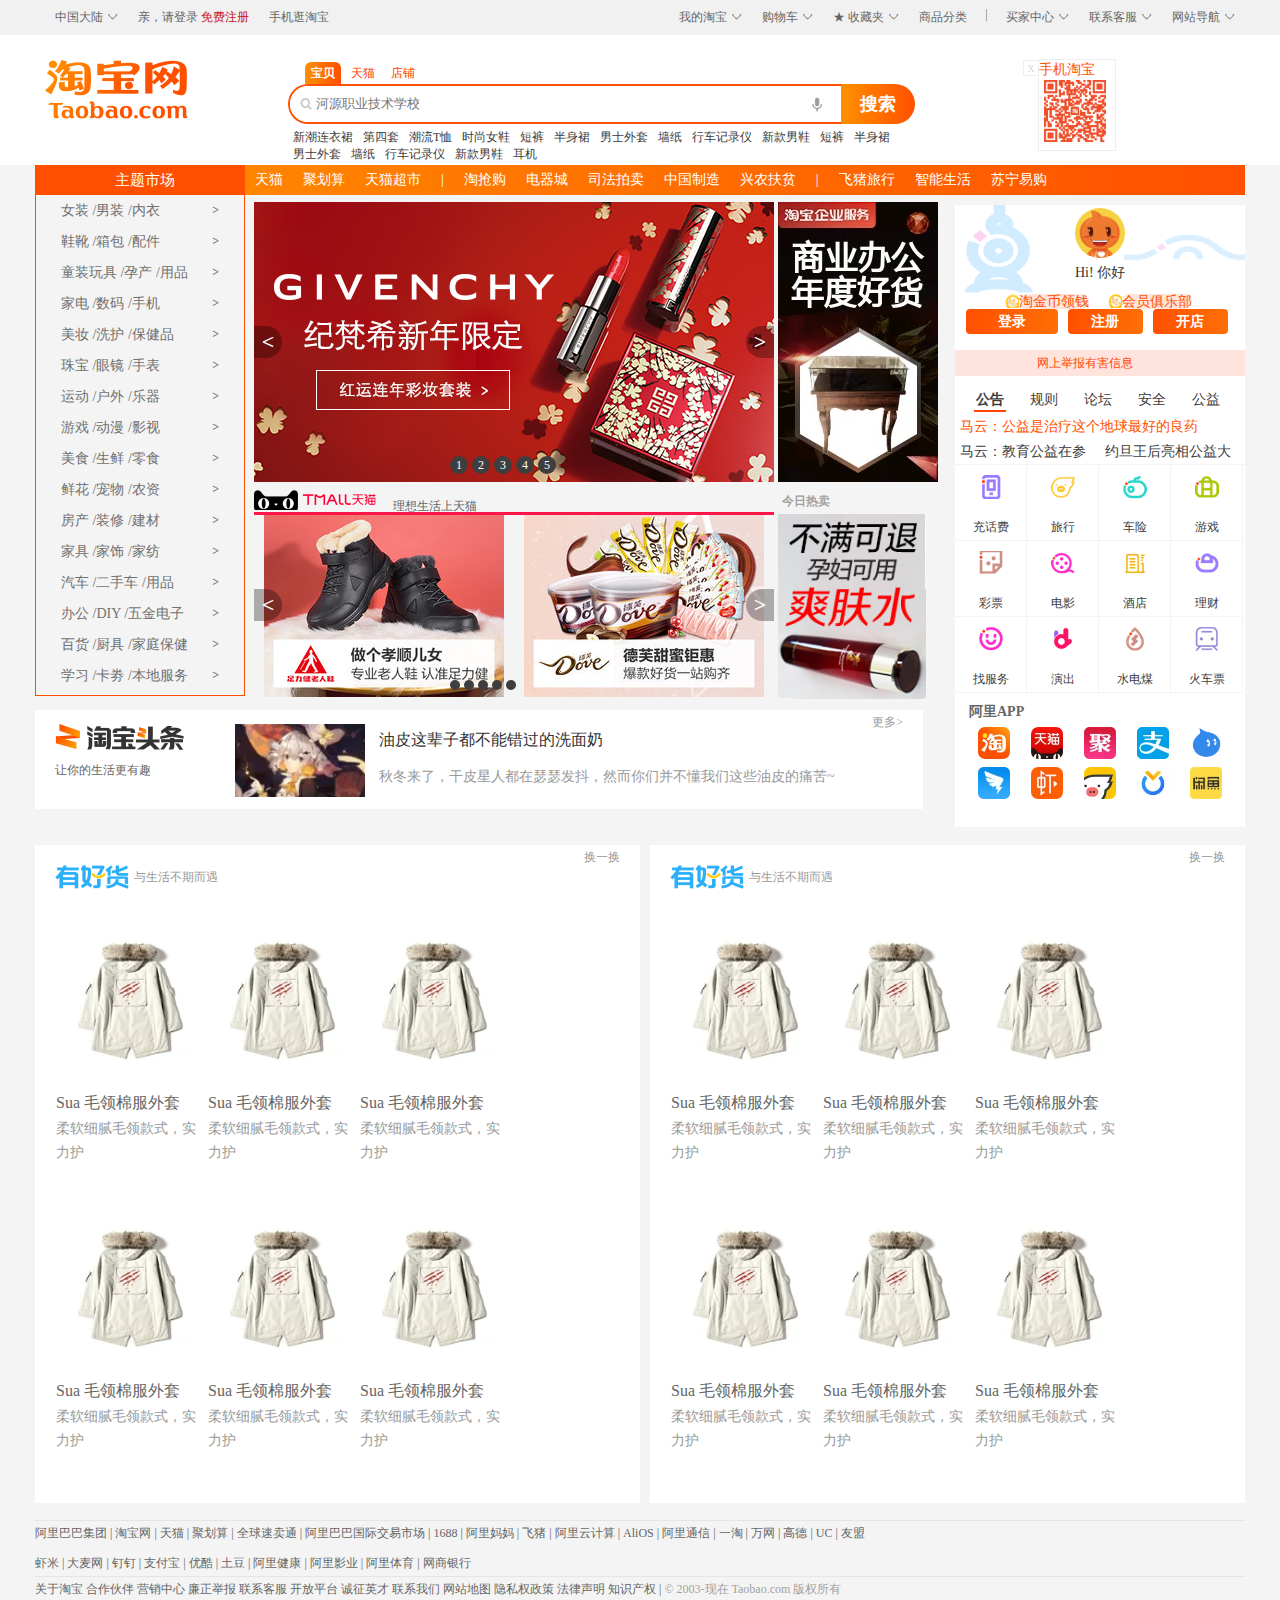
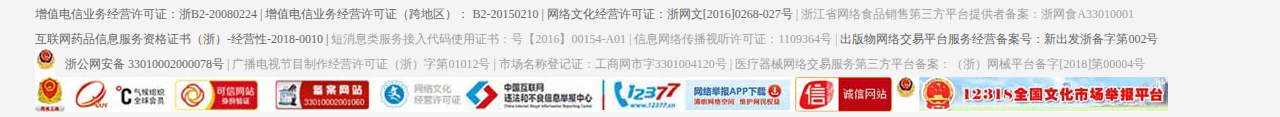
<file: 仿淘宝PC/index.html>
<!DOCTYPE html>
<html>

	<head>
		<meta charset="UTF-8">
		<title>淘宝网 - 淘！我喜欢</title>
		<link rel="hortcut icon" href="favicon.ico" />
		<link rel="stylesheet" type="text/css" href="css/reset.css" />
		<link rel="stylesheet" type="text/css" href="css/base.css" />
		<link rel="stylesheet" type="text/css" href="css/index.css" />
	</head>

	<body>
		<!--nav-->
		<div class="nav">
			<div class="w">
				<div class="nav-l">
					<ul>
						<li class="fore">
							<a href="#">中国大陆</a>
							<i>
							<s>◇</s>
							</i>
						</li>
						<li>
							<a href="#">亲，请登录</a>
							<a href="#" class="col-red">免费注册</a>
						</li>
						<li>
							<a href="../仿淘宝移动/index.html">手机逛淘宝</a>
						</li>
					</ul>
				</div>
				<div class="nav-r">
					<ul>
						<li class="fore">
							<a href="#">我的淘宝</a>
							<i>
								<s>◇</s>
							</i>
						</li>
						<li class="fore">
							<a href="#">购物车</a>
							<i>
								<s>◇</s>
							</i>
						</li>
						<li class="fore">
							<span>★</span>
							<a href="#">收藏夹</a>
							<i>
								<s>◇</s>
							</i>
						</li>
						<li>
							<a href="#">商品分类</a>
						</li>
						<li class="line"></li>
						<li class="fore">
							<a href="#">买家中心</a>
							<i>
								<s>◇</s>
							</i>
						</li>
						<li class="fore">
							<a href="#">联系客服</a>
							<i>
								<s>◇</s>
							</i>
						</li>
						<li class="fore">
							<a href="#">网站导航</a>
							<i>
								<s>◇</s>
							</i>
						</li>
					</ul>
				</div>
			</div>
		</div>
		<!--search-->
		<div class="search">
			<div class="search-con">
				<div class="logo-box">
					<img src="img/logo.png" alt="">
				</div>
				<div class="search-box">
					<!-- 搜索区域上半模块 -->
					<div class="search-bd">
						<div class="search-tab">
							<ul>
								<li class="select">宝贝</li>
								<li>天猫</li>
								<li>店铺</li>
							</ul>
						</div>
						<div class="search-panel">
							<a href="#" class="sousuo"></a>
							<form action="" method="get" accept-charset="utf-8">
								<div class="btn">
									<button>搜索</button>
								</div>
								<div class="search-inp-box">
									<div class="search-inp">
										<input type="text" placeholder="河源职业技术学校">
									</div>
								</div>
							</form>
							<a href="#" class="camera"></a>
						</div>
					</div>
					<!-- 搜索区域下半模块 -->
					<div class="search-ft">
						<ul>
							<li>
								<a href="#">新潮连衣裙</a>
							</li>
							<li>
								<a href="#">第四套</a>
							</li>
							<li>
								<a class="select" href="#">潮流T恤</a>
							</li>
							<li>
								<a href="#">时尚女鞋</a>
							</li>
							<li>
								<a href="#">短裤</a>
							</li>
							<li>
								<a href="#">半身裙</a>
							</li>
							<li>
								<a href="#">男士外套</a>
							</li>
							<li>
								<a href="#">墙纸</a>
							</li>
							<li>
								<a href="#">行车记录仪</a>
							</li>
							<li>
								<a href="#">新款男鞋</a>
							</li>
							<li>
								<a href="#">短裤</a>
							</li>
							<li>
								<a href="#">半身裙</a>
							</li>
							<li>
								<a href="#">男士外套</a>
							</li>
							<li>
								<a href="#">墙纸</a>
							</li>
							<li>
								<a href="#">行车记录仪</a>
							</li>
							<li>
								<a href="#">新款男鞋</a>
							</li>
							<li>
								<a href="#">耳机</a>
							</li>
						</ul>
					</div>
				</div>
				<div class="code-box">
					<a href="#" class="p-tb">手机淘宝</a>
					<a href="#" class="code"></a>
					<a href="#" class="close">x</a>

				</div>
			</div>
		</div>
		<!--shortcut-->
		<div class="shortcut w">
			<div class="shortcut-all">
				<div class="shortcut-all-items">
					<a href="#">主题市场</a>
				</div>
				<div class="shortcut-all-one">
					<div class="shortcut-all-item">
						<a href="#">女装 / </a>
						<a href="#">男装 / </a>
						<a href="#">内衣</a>
						<i>></i>
					</div>
					<div class="shortcut-all-item">
						<a href="#">鞋靴 / </a>
						<a href="#">箱包 / </a>
						<a href="#">配件</a>
						<i>></i>
					</div>
					<div class="shortcut-all-item">
						<a href="#">童装玩具 / </a>
						<a href="#">孕产 / </a>
						<a href="#">用品</a>
						<i>></i>
					</div>
					<div class="shortcut-all-item">
						<a href="#">家电 / </a>
						<a href="#">数码 / </a>
						<a href="#">手机</a>
						<i>></i>
					</div>
					<div class="shortcut-all-item">
						<a href="#">美妆 / </a>
						<a href="#">洗护 / </a>
						<a href="#">保健品</a>
						<i>></i>
					</div>
					<div class="shortcut-all-item">
						<a href="#">珠宝 / </a>
						<a href="#">眼镜 / </a>
						<a href="#">手表</a>
						<i>></i>
					</div>
					<div class="shortcut-all-item">
						<a href="#">运动 / </a>
						<a href="#">户外 / </a>
						<a href="#">乐器</a>
						<i>></i>
					</div>
					<div class="shortcut-all-item">
						<a href="#">游戏 / </a>
						<a href="#">动漫 / </a>
						<a href="#">影视</a>
						<i>></i>
					</div>
					<div class="shortcut-all-item">
						<a href="#">美食 / </a>
						<a href="#">生鲜 / </a>
						<a href="#">零食</a>
						<i>></i>
					</div>
					<div class="shortcut-all-item">
						<a href="#">鲜花 / </a>
						<a href="#">宠物 / </a>
						<a href="#">农资</a>
						<i>></i>
					</div>
					<div class="shortcut-all-item">
						<a href="#">房产 / </a>
						<a href="#">装修 / </a>
						<a href="#">建材</a>
						<i>></i>
					</div>
					<div class="shortcut-all-item">
						<a href="#">家具 / </a>
						<a href="#">家饰 / </a>
						<a href="#">家纺</a>
						<i>></i>
					</div>
					<div class="shortcut-all-item">
						<a href="#">汽车 / </a>
						<a href="#">二手车 / </a>
						<a href="#">用品</a>
						<i>></i>
					</div>
					<div class="shortcut-all-item">
						<a href="#">办公 / </a>
						<a href="#">DIY / </a>
						<a href="#">五金电子</a>
						<i>></i>
					</div>
					<div class="shortcut-all-item">
						<a href="#">百货 / </a>
						<a href="#">厨具 / </a>
						<a href="#">家庭保健</a>
						<i>></i>
					</div>
					<div class="shortcut-all-item">
						<a href="#">学习 / </a>
						<a href="#">卡劵 / </a>
						<a href="#">本地服务</a>
						<i>></i>
					</div>
				</div>
			</div>
			<div class="shortcut-items">
				<ul>
					<li>
						<a href="#">天猫</a>
					</li>
					<li>
						<a href="#">聚划算</a>
					</li>
					<li>
						<a href="#">天猫超市</a>
					</li>
					<li>
						<a href="#">|</a>
					</li>
					<li>
						<a href="#">淘抢购</a>
					</li>
					<li>
						<a href="#">电器城</a>
					</li>
					<li>
						<a href="#">司法拍卖</a>
					</li>
					<li>
						<a href="#">中国制造</a>
					</li>
					<li>
						<a href="#">兴农扶贫</a>
					</li>
					<li>
						<a href="#">|</a>
					</li>
					<li>
						<a href="#">飞猪旅行</a>
					</li>
					<li>
						<a href="#">智能生活</a>
					</li>
					<li>
						<a href="#">苏宁易购</a>
					</li>
				</ul>
			</div>
		</div>
		<!--main-->
		<div class="main w clearfix">
			<div class="mian-slider-top">
				<a href="#"><img src="img/slider1.png" /></a>
				<ul class="circle">
					<li class="current">1</li>
					<li>2</li>
					<li>3</li>
					<li>4</li>
					<li>5</li>
				</ul>
				<div class="arrow">
					<a href="" class="arrow-l">
						<</a>
							<a href="" class="arrow-r">></a>
				</div>
			</div>
			<div class="mian-slider-right">
				<div class="member">
					<div class="member-bd">
						<div class="tx">
							<a href="#">
								<img src="img/tx.jpg" alt="">
							</a>
						</div>
						<span class="hello">Hi! 你好</span>
						<p>
							<a href="#" class="icon">
								<span class="pic"></span>
								<span class="con">淘金币领钱</span>
							</a>
							<a href="#" class="club">
								<span class="pic"></span>
								<span class="con">会员俱乐部</span>
							</a>
						</p>
					</div>
					<div class="member-ft">
						<a href="#" class="login">登录</a>
						<a href="#">注册</a>
						<a href="#">开店</a>
					</div>
				</div>
				<div class="message">
					<a href="#">
						网上举报有害信息
						<span></span>
					</a>
				</div>
				<div class="notice">
					<div class="title">
						<ul>
							<li class="select">
								<a href="#">公告</a>
							</li>
							<li>
								<a href="#">规则</a>
							</li>
							<li>
								<a href="#">论坛</a>
							</li>
							<li>
								<a href="#">安全</a>
							</li>
							<li>
								<a href="#">公益</a>
							</li>
						</ul>
					</div>
					<div class="con">
						<ul>
							<li class="select">
								<a href="#">马云：公益是治疗这个地球最好的良药</a>
							</li>
							<li>
								<a href="#">马云：教育公益在参与</a>
							</li>
							<li>
								<a href="#">约旦王后亮相公益大会</a>
							</li>
						</ul>
					</div>
					<div class="module">
						<div>
							<ul>
								<li>
									<a href="#">
										<span class="pic1"></span>
										<p>充话费</p>
									</a>
								</li>
								<li>
									<a href="#">
										<span class="pic2"></span>
										<p>旅行</p>
									</a>
								</li>
								<li>
									<a href="#">
										<span class="pic3"></span>
										<p>车险</p>
									</a>
								</li>
								<li>
									<a href="#">
										<span class="pic4"></span>
										<p>游戏</p>
									</a>
								</li>
								<li>
									<a href="#">
										<span class="pic5"></span>
										<p>彩票</p>
									</a>
								</li>
								<li>
									<a href="#">
										<span class="pic6"></span>
										<p>电影</p>
									</a>
								</li>
								<li>
									<a href="#">
										<span class="pic7"></span>
										<p>酒店</p>
									</a>
								</li>
								<li>
									<a href="#">
										<span class="pic8"></span>
										<p>理财</p>
									</a>
								</li>
								<li>
									<a href="#">
										<span class="pic9"></span>
										<p>找服务</p>
									</a>
								</li>
								<li>
									<a href="#">
										<span class="pic10"></span>
										<p>演出</p>
									</a>
								</li>
								<li>
									<a href="#">
										<span class="pic11"></span>
										<p>水电煤</p>
									</a>
								</li>
								<li>
									<a href="#">
										<span class="pic12"></span>
										<p>火车票</p>
									</a>
								</li>
							</ul>
						</div>
					</div>
					<div class="app">
						<h3>
               				阿里APP
            			</h3>

						<ul>
							<li>
								<a href="#"><img src="img/smalllogo1.webp" alt="" /></a>
							</li>
							<li>
								<a href="#"><img src="img/smalllogo2.webp" alt="" /></a>
							</li>
							<li>
								<a href="#"><img src="img/smalllogo3.webp" alt="" /></a>
							</li>
							<li>
								<a href="#"><img src="img/smalllogo4.webp" alt="" /></a>
							</li>
							<li>
								<a href="#"><img src="img/smalllogo5.webp" alt="" /></a>
							</li>
							<li>
								<a href="#"><img src="img/smalllogo6.webp" alt="" /></a>
							</li>
							<li>
								<a href="#"><img src="img/smalllogo7.webp" alt="" /></a>
							</li>
							<li>
								<a href="#"><img src="img/smalllogo8.webp" alt="" /></a>
							</li>
							<li>
								<a href="#"><img src="img/smalllogo9.webp" alt="" /></a>
							</li>
							<li>
								<a href="#"><img src="img/smalllogo10.webp" alt="" /></a>
							</li>
						</ul>
					</div>
				</div>
			</div>

			<div class="mian-slider-bootom">
				<div class="head">
					<span class="tm-pic"></span>
					<span class="tm">理想生活上天猫</span>
				</div>
				<div class="slider">
					<a href="#" class="slider1"><img src="img/slider1.jpg" /></a>
					<a href="#" class="slider2"><img src="img/slider2.jpg" /></a>
				</div>
				<ul class="circle">
					<li class="current"></li>
					<li></li>
					<li></li>
					<li></li>
					<li></li>
				</ul>
				<div class="arrow">
					<a href="" class="arrow-l">
						<</a>
							<a href="" class="arrow-r">></a>
				</div>
			</div>
			<div class="main-jdfaster">
				<a href="#" class="middle-pic1">
					<img src="img/pic1.png" alt="">
				</a>
				<div class="middle-pic2">
					<h5>今日热卖</h5>
					<a href="#">
						<img src="img/pic2.png" height="185px" alt="">
					</a>
				</div>
			</div>
			<div class="main-bottom">
				<div class="bottom-con">
					<div class="logo">
						<img src="img/tbtt.png" alt="">
						<p>让你的生活更有趣</p>
					</div>
					<a href="#" class="tbttCon">
						<img src="img/pic5.png" alt="">
						<h4>油皮这辈子都不能错过的洗面奶</h4>
						<p>秋冬来了，干皮星人都在瑟瑟发抖，然而你们并不懂我们这些油皮的痛苦~</p>
					</a>
					<span class="you_check you_span">更多></span>
				</div>
			</div>

			<!--
        	有好货
        -->
			<div class="you_main">
				<div class="you_left">
					<h3 class="you_top">
        			<img class="you_img" src="img/youhaohuo.png"/>
        			<p class="you_span">与生活不期而遇</p>
        			<span class="you_check you_span">换一换</span>
        		</h3>
					<ul class="you_list1">
						<a>
							<div class="you_img2">
								<img src="img/youhaohuo1.webp" />
							</div>
							<div class="you_describe">

								<h4>Sua 毛领棉服外套</h4>

								<span>柔软细腻毛领款式，实力护</span>
								<p class="you_extra">7人说好</p>

							</div>
						</a>
						<a>
							<div class="you_img2">
								<img src="img/youhaohuo1.webp" />
							</div>
							<div class="you_describe">

								<h4>Sua 毛领棉服外套</h4>

								<span>柔软细腻毛领款式，实力护</span>
								<p class="you_extra">7人说好</p>

							</div>
						</a>
						<a>
							<div class="you_img2">
								<img src="img/youhaohuo1.webp" />
							</div>
							<div class="you_describe">

								<h4>Sua 毛领棉服外套</h4>

								<span>柔软细腻毛领款式，实力护</span>
								<p class="you_extra">7人说好</p>

							</div>
						</a>
						<a>
							<div class="you_img2">
								<img src="img/youhaohuo1.webp" />
							</div>
							<div class="you_describe">

								<h4>Sua 毛领棉服外套</h4>

								<span>柔软细腻毛领款式，实力护</span>
								<p class="you_extra">7人说好</p>

							</div>
						</a>
						<a>
							<div class="you_img2">
								<img src="img/youhaohuo1.webp" />
							</div>
							<div class="you_describe">

								<h4>Sua 毛领棉服外套</h4>

								<span>柔软细腻毛领款式，实力护</span>
								<p class="you_extra">7人说好</p>

							</div>
						</a>
						<a>
							<div class="you_img2">
								<img src="img/youhaohuo1.webp" />
							</div>
							<div class="you_describe">

								<h4>Sua 毛领棉服外套</h4>

								<span>柔软细腻毛领款式，实力护</span>
								<p class="you_extra">7人说好</p>

							</div>
						</a>

					</ul>
				</div>
				<div class="you_right">
					<h3 class="you_top">
        			<img class="you_img" src="img/youhaohuo.png"/>
        			<p class="you_span">与生活不期而遇</p>
        			<span class="you_check you_span">换一换</span>
        		</h3>
					<ul class="you_list1">
						<a>
							<div class="you_img2">
								<img src="img/youhaohuo1.webp" />
							</div>
							<div class="you_describe">

								<h4>Sua 毛领棉服外套</h4>

								<span>柔软细腻毛领款式，实力护</span>
								<p class="you_extra">7人说好</p>

							</div>
						</a>
						<a>
							<div class="you_img2">
								<img src="img/youhaohuo1.webp" />
							</div>
							<div class="you_describe">

								<h4>Sua 毛领棉服外套</h4>

								<span>柔软细腻毛领款式，实力护</span>
								<p class="you_extra">7人说好</p>

							</div>
						</a>
						<a>
							<div class="you_img2">
								<img src="img/youhaohuo1.webp" />
							</div>
							<div class="you_describe">

								<h4>Sua 毛领棉服外套</h4>

								<span>柔软细腻毛领款式，实力护</span>
								<p class="you_extra">7人说好</p>

							</div>
						</a>
						<a>
							<div class="you_img2">
								<img src="img/youhaohuo1.webp" />
							</div>
							<div class="you_describe">

								<h4>Sua 毛领棉服外套</h4>

								<span>柔软细腻毛领款式，实力护</span>
								<p class="you_extra">7人说好</p>

							</div>
						</a>
						<a>
							<div class="you_img2">
								<img src="img/youhaohuo1.webp" />
							</div>
							<div class="you_describe">

								<h4>Sua 毛领棉服外套</h4>

								<span>柔软细腻毛领款式，实力护</span>
								<p class="you_extra">7人说好</p>

							</div>
						</a>
						<a>
							<div class="you_img2">
								<img src="img/youhaohuo1.webp" />
							</div>
							<div class="you_describe">

								<h4>Sua 毛领棉服外套</h4>

								<span>柔软细腻毛领款式，实力护</span>
								<p class="you_extra">7人说好</p>

							</div>
						</a>

					</ul>
				</div>
			</div>
		</div>
		<!--footer-->
		<div class="footer w">
			<div class="footer-links1">
				<a href="">阿里巴巴集团</a>
				<a href="">|</a>
				<a href="">淘宝网</a>
				<a href="">|</a>
				<a href="">天猫</a>
				<a href="">|</a>
				<a href="">聚划算</a>
				<a href="">|</a>
				<a href="">全球速卖通</a>
				<a href="">|</a>
				<a href="">阿里巴巴国际交易市场</a>
				<a href="">|</a>
				<a href="">1688</a>
				<a href="">|</a>
				<a href="">阿里妈妈</a>
				<a href="">|</a>
				<a href="">飞猪</a>
				<a href="">|</a>
				<a href="">阿里云计算</a>
				<a href="">|</a>
				<a href="">AliOS</a>
				<a href="">|</a>
				<a href="">阿里通信</a>
				<a href="">|</a>
				<a href="">一淘</a>
				<a href="">|</a>
				<a href="">万网</a>
				<a href="">|</a>
				<a href="">高德</a>
				<a href="">|</a>
				<a href="">UC</a>
				<a href="">|</a>
				<a href="">友盟</a>
			</div>
			<div class="footer-links2">
				<a href="">虾米</a>
				<a href="">|</a>
				<a href="">大麦网</a>
				<a href="">|</a>
				<a href="">钉钉</a>
				<a href="">|</a>
				<a href="">支付宝</a>
				<a href="">|</a>
				<a href="">优酷</a>
				<a href="">|</a>
				<a href="">土豆</a>
				<a href="">|</a>
				<a href="">阿里健康</a>
				<a href="">|</a>
				<a href="">阿里影业</a>
				<a href="">|</a>
				<a href="">阿里体育</a>
				<a href="">|</a>
				<a href="">网商银行</a>
			</div>
			<div class="footer-copyright1">
				<a href="">关于淘宝</a>
				<a href="">合作伙伴</a>
				<a href="">营销中心</a>
				<a href="">廉正举报</a>
				<a href="">联系客服</a>
				<a href="">开放平台</a>
				<a href="">诚征英才</a>
				<a href="">联系我们</a>
				<a href="">网站地图</a>
				<a href="">隐私权政策</a>
				<a href="">法律声明</a>
				<a href="">知识产权</a>
				<a href="">|</a>
				<a class="lin">© 2003-现在 Taobao.com 版权所有</a>
			</div>
			<div class="footer-copyright2">
				<a href="">增值电信业务经营许可证：浙B2-20080224</a>
				<a href="">|</a>
				<a href="">增值电信业务经营许可证（跨地区）： B2-20150210</a>
				<a href="">|</a>
				<a href="">网络文化经营许可证：浙网文[2016]0268-027号</a>
				<a href="" class="lin">|</a>
				<a class="lin">浙江省网络食品销售第三方平台提供者备案：浙网食A33010001</a>
			</div>
			<div class="footer-copyright3">
				<a href="">互联网药品信息服务资格证书（浙）-经营性-2018-0010</a>
				<a href="">|</a>
				<a href="" class="lin">短消息类服务接入代码使用证书：号【2016】00154-A01</a>
				<a href="" class="lin">|</a>
				<a href="" class="lin">信息网络传播视听许可证：1109364号</a>
				<a href="" class="lin">|</a>
				<a>出版物网络交易平台服务经营备案号：新出发浙备字第002号</a>
			</div>
			<div class="footer-copyright4">
				<span></span>
				<a href=""> 浙公网安备 33010002000078号 </a>
				<a href="" class="lin">|</a>
				<a href="" class="lin">广播电视节目制作经营许可证（浙）字第01012号</a>
				<a href="" class="lin">|</a>
				<a href="" class="lin"> 市场名称登记证：工商网市字3301004120号</a>
				<a href="" class="lin">|</a>
				<a class="lin">医疗器械网络交易服务第三方平台备案：（浙）网械平台备字[2018]第00004号</a>
			</div>
			<div class="footer-icon">
			</div>
		</div>
	</body>

</html>
</file>
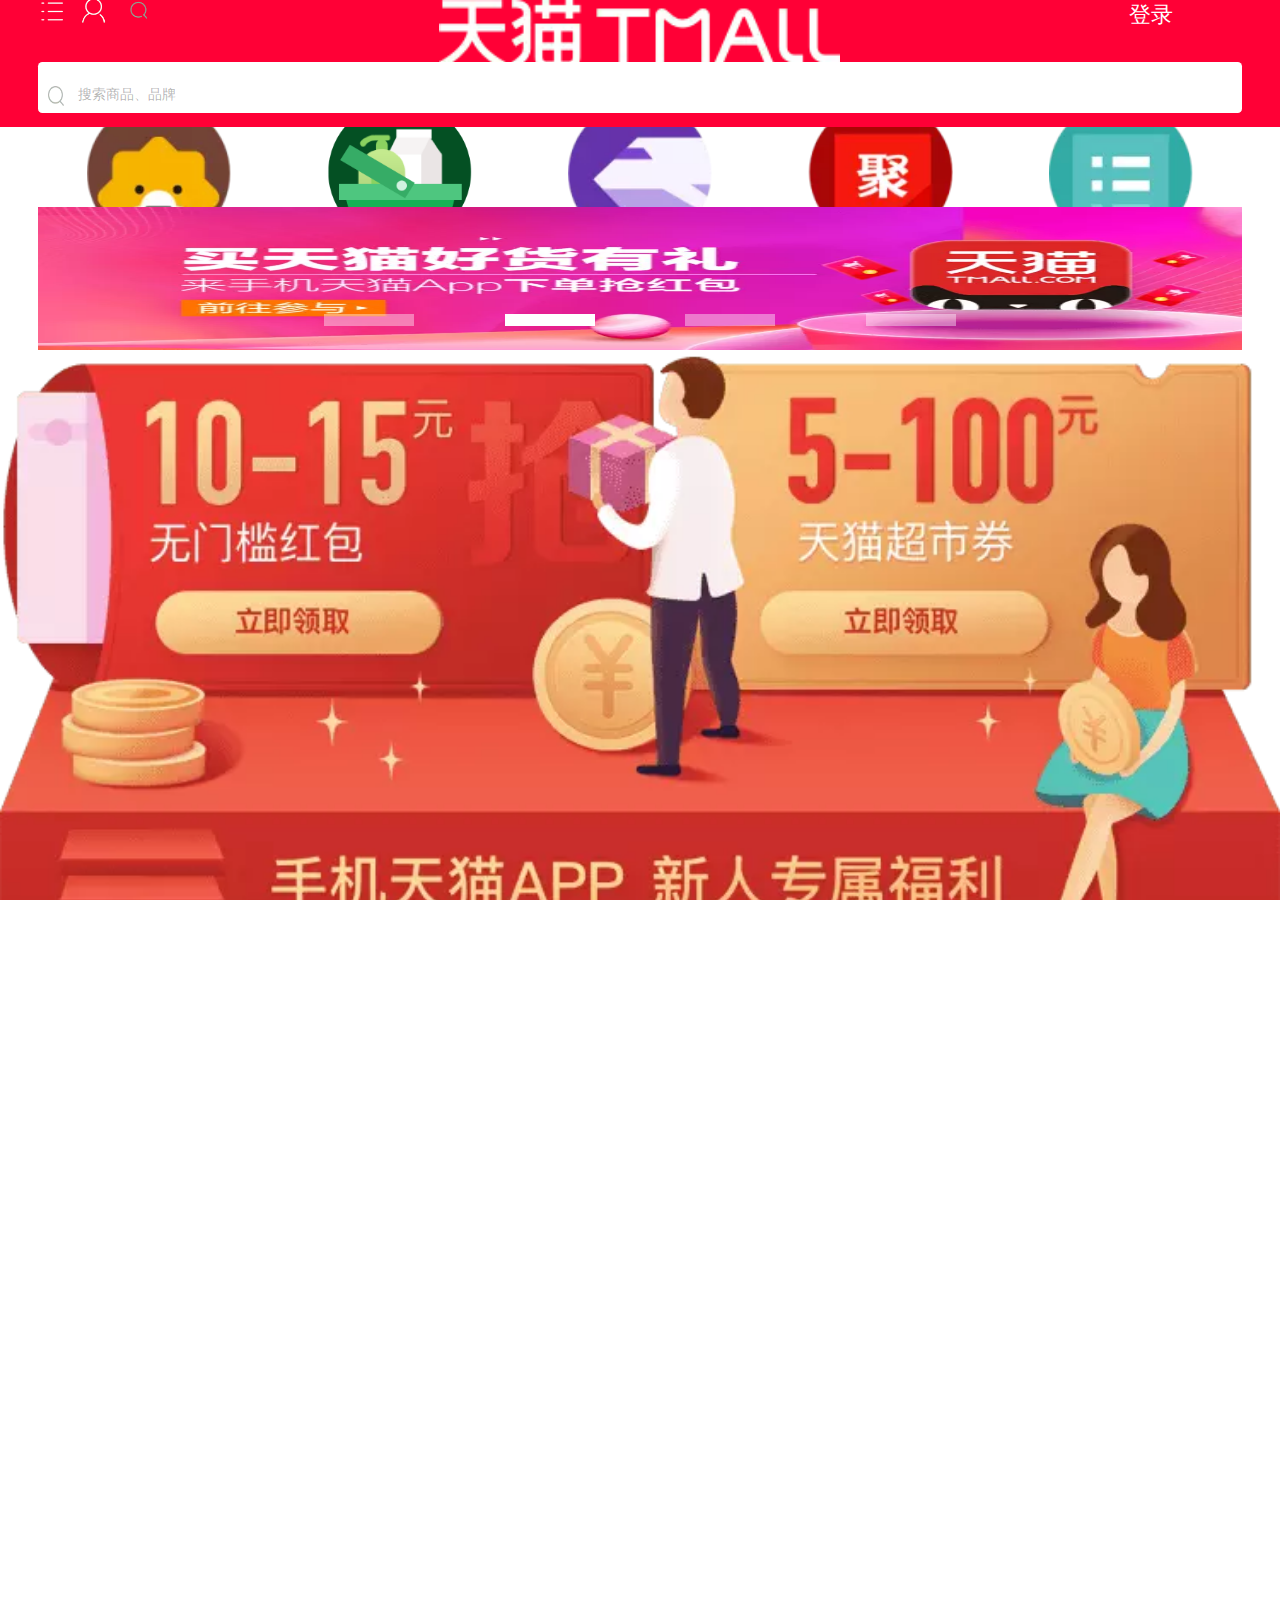
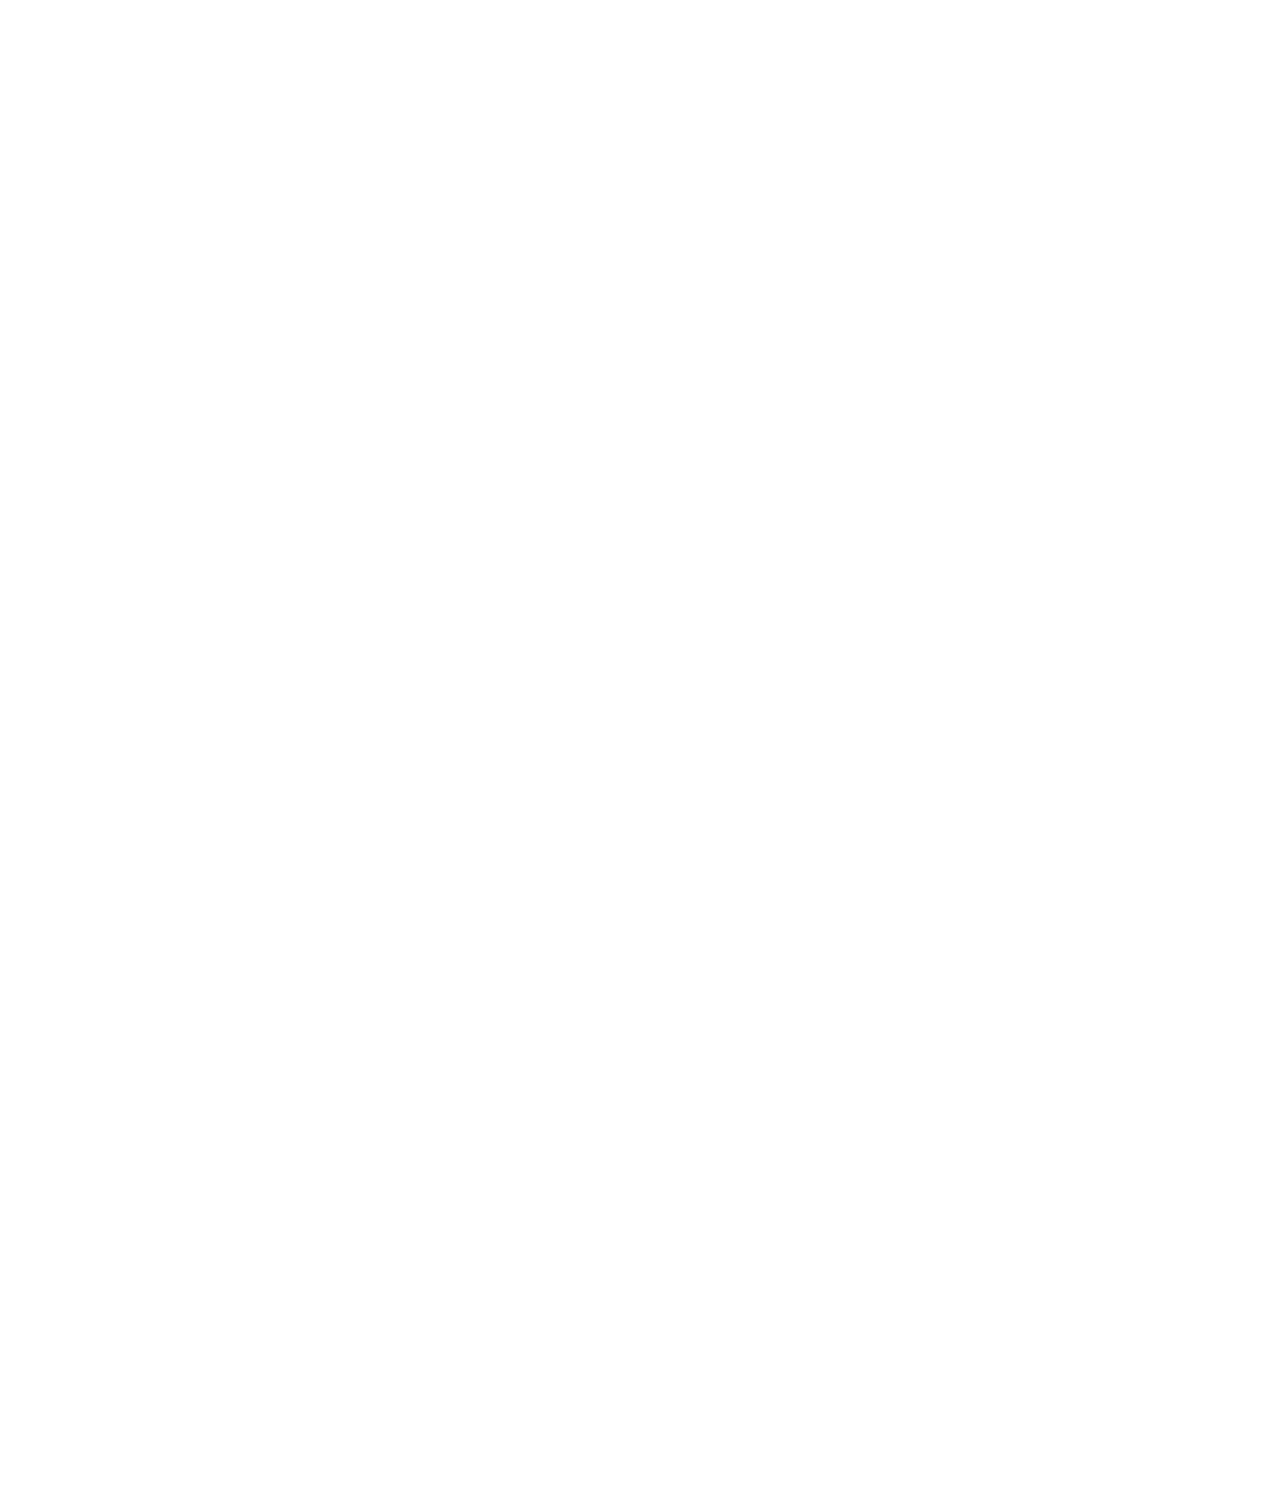
<file: 天猫/index.html>
<!DOCTYPE html>
<html>

	<head>
		<meta charset="utf-8">
		<meta name="viewport" content="width=device-width, initial-scale=1.0, minimum-scale=1.0, maximum-scale=1.0, user-scalable=no">
		<title>天猫TMALL</title>
		<link rel="shortcut icon" href="tmall_favicon.ico" />
		<link rel="stylesheet" href="css/index.css" />
		<link rel="stylesheet" href="css/style.css" />
	</head>

	<body>
		<div class="tmall-layout">
			<div class="tamll-coutinus">
				<div class="tmall-header">
					<div class="contious">
						<div class="tmall-header-top">
							<div class="menu">
								<a href="#"></a>
							</div>
							<a href="../仿淘宝移动/index.html">
							<img src="images/天猫TMALL.webp" /></a>
							<div class="login">
								<a href="#">登录</a>
							</div>
						</div>
						<div class="tmall-header-bottom">
							<a href="https://s.m.tmall.com/m/searchbar.htm?searchType=default">
								<input type="text">
							</a>
							<img src="images/search.webp" />
							<span>搜索商品、品牌</span>
						</div>
					</div>
				</div>
				<div class="tmall-main">
					<div class="tmall-main-nav">
						<div class="contious">
							<a href="#">
								<img src="images/menu-nav1.webp" />
								<p>苏宁易购</p>
							</a>
							<a href="#">
								<img src="images/menu-nav2.png" />
								<p>天猫超市</p>
							</a>
							<a href="#">
								<img src="images/menu-nav3.webp" />
								<p>天猫国际</p>
							</a>
							<a href="#">
								<img src="images/menu-nav4.webp" />
								<p>聚划算</p>
							</a>
							<a href="#">
								<img src="images/menu-nav5.webp" />
								<p>分类</p>
							</a>
						</div>
					</div>
					<div class="contious">
						<div class="tmall-main-banner">
							<div class="box">
								<ul>
									<li>
										<a href="#"><img src="images/banner1.webp"></a>
									</li>
									<li>
										<a href="#"><img src="images/banner2.webp"></a>
									</li>
									<li>
										<a href="#"><img src="images/banner3.webp"></a>
									</li>
									<li>
										<a href="#"><img src="images/banner4.webp"></a>
									</li>
								</ul>
							</div>
							<div class="poiter">
								<ul>
									<li>
										<a href="#"><img src="images/yinyin.webp"></a>
									</li>
									<li>
										<a href="#"><img src="images/yinyin-line.webp"></a>
									</li>
									<li>
										<a href="#"><img src="images/yinyin.webp"></a>
									</li>
									<li>
										<a href="#"><img src="images/yinyin.webp"></a>
									</li>
								</ul>
							</div>
						</div>
					</div>
					<img src="images/banner-redbag.webp" style="width: 100%;" />
					<div class="div1" style="padding: 15px 0;">
						<div class="contious">
							<div class="xsqg">
								<span style="width:50%;color: rgb(32, 32, 32);font-weight: bold;font-size: 16px;position: absolute;left: 10%;top: 10%;">限时抢购</span>
								<div style="width: 100%;height: 80%;position: absolute;bottom: 0;">
									<div class="wer">
										<img src="images/tmall-fllower.webp" width="100%" height="80%" style="position: absolute;bottom: 0;" />
										<p>为你精选</p>
									</div>
									<div class="wer">
										<img src="images/tmall-parper.webp" width="100%" height="80%" style="position: absolute;bottom: 0;" />
										<p>爆款直降</p>
									</div>
								</div>
							</div>
							<div class="goods">
								<span style="width:50%;color: rgb(32, 32, 32);font-weight: bold;font-size: 16px;position: absolute;left: 10%;top: 10%;">天猫好物</span>
								<div style="width: 100%;height: 80%;position: absolute;bottom: 0;">
									<div class="wer">
										<img src="images/tamll-goods-ny.webp" width="100%" height="80%" style="position: absolute;bottom: 0;" />
										<p>时髦设计</p>
									</div>
									<div class="wer">
										<img src="images/tamll-goods-ny2.webp" width="100%" height="80%" style="position: absolute;bottom: 0;" />
										<p>好货必买</p>
									</div>
								</div>
							</div>
							<div class="jhs">
								<span style="width:50%;color: rgb(32, 32, 32);font-weight: bold;font-size: 16px;position: absolute;left: 10%;top: 10%;">聚划算</span><span style="width:50%;font-size: 0.75rem;color: rgb(113, 112, 112);position: absolute;left: 40%;top: 0.4rem;font-size: 0.3rem;">抢天猫优惠券</span>
								<div style="width: 100%;height: 80%;position: absolute;bottom: 0;">
									<div class="fl" style="width: 50%;height: 90%;position: relative;display: flex;-webkit-box-orient: vertical;flex-direction: column;align-content: flex-start;">
										<img src="images/jhs-1.webp" width="100%" height="80%" style="position: absolute;bottom: 0;" />
										<p>10点上新</p>
									</div>
									<div class="wer">
										<img src="images/jhs-2.webp" width="100%" height="80%" style="position: absolute;bottom: 0;" />
										<p>满29减1</p>
									</div>
								</div>
							</div>
							<div class="jhs2">
								<div style="width: 100%;height: 80%;position: absolute;bottom: 0;">
									<div class="fl" style="width: 50%;height: 90%;position: relative;display: flex;-webkit-box-orient: vertical;flex-direction: column;align-content: flex-start;">
										<img src="images/jhs-3.webp" width="100%" height="80%" style="position: absolute;bottom: 0;" />
										<p>满99减10</p>
									</div>
									<div class="wer">
										<img src="images/jhs-4.webp" width="100%" height="80%" style="position: absolute;bottom: 0;" />
										<p>买一送一</p>
									</div>
								</div>
							</div>
						</div>
					</div>
				</div>
				<div class="tmall-bd">
					<div class="contious">
						<span style="flex-shrink: 0;font-size: 18px;color: rgb(51, 51, 51);font-weight: bold;">天猫榜单</span>
						<div class="qsb">
							<div class="qsb1">
								<div class="qsb-img">
									<img src="images/tamll-bd-qsb.webp" /></br>
								</div>
								<div class="qsb1-img">
									<img src="images/tamll-bd-1.webp" />
									<div class="qsb-bluebg"><span>品质完美天猫商品</span></div>
									<div><span>趋势上升750%</span></div>
								</div>
								
							</div>
							<div class="qsb2">
								<div class="qsb-img">
									<img src="images/tamll-bd-qsb.webp" />
								</div>
								<div class="qsb1-img">
									<img src="images/tamll-bd-1.webp" />
									<div class="qsb-bluebg"><span>品质完美天猫商品</span></div>
									<div><span>趋势上升750%</span></div>
								</div>
							</div>
							<div class="qsb3">
								<div class="qsb-img">
									<img src="images/tamll-bd-qsb.webp" />
								</div>
								<div class="qsb1-img">
									<img src="images/tamll-bd-1.webp" />
									<div class="qsb-bluebg"><span>品质完美天猫商品</span></div>
									<div><span>趋势上升750%</span></div>
								</div>
							</div>
						</div>
						<div class="rqb">
							<a href="#" class="fl" style="height: 2.253rem;">
								<div style="width: 2.586rem;position:relative;height: 100%;margin-top: 0;text-align: center;display: block;">
									<div class="rqb-a">
										<img src="images/rqbaaa.webp" width="100%" height="100%"/>
									</div>
									<div class="fl" style="position:absolute;width: 100%;height: 100%;line-height: 0.5rem;">
										<p style="font-size: 12px;
    color: rgb(49, 49, 49);">打发阿道夫</p>
										<p style="    color: rgb(153, 153, 153);">卡的感觉</p>
									</div>
									<div style="height: 0.573rem;
    width: 1rem;margin-top:-1.55rem;margin-left:0.3rem;color: white;position: relative;z-index: 9;">人气榜</div>
								</div>
							</a>
							<div style="width: 5.626rem;height: 1.73rem;border: 1px dotted skyblue;float: right;">
								<div class="rqb-sbox">
									<ul>
										<li>
											<a href="#"><img src="images/tamllbd-rqb-s1.webp"></a>
											<div class="rqb-num"><img src="images/tamllbd-rqb-num1.webp"/></div>
										</li>
										<li>
											<a href="#"><img src="images/tamllbd-rqb-s2.webp"></a>
											<div class="rqb-num"><img src="images/tamllbd-rqb-num2.webp"/></div>
										</li>
										<li>
											<a href="#"><img src="images/tamllbd-rqb-s3.webp"></a>
											<div class="rqb-num"><img src="images/tamllbd-rqb-num3.webp"/></div>
										</li>
									</ul>
								</div>
							</div>
						</div>
						<div class="rqb1">
							<div class="rqb-content">
								<span style="font-size: 0.293rem;color: rgb(200, 157, 107);line-height: 0.53rem;overflow: hidden;">人气榜</span>
								<div style="width: 0.293rem;height: 0.04rem;background-color: rgb(255, 2, 2);argin-top: 2px;margin-bottom: 6px;"></div>
								<span style="    font-size: 0.32rem;
    color: rgb(49, 49, 49);
    line-height: 0.506rem;
    font-weight: 600;
    overflow: hidden;">耐用实惠</span><br />
								<span style="    font-size: 0.32rem;
    color: rgb(153, 153, 153);
    line-height: 0.506rem;">月销2万件</span>
							</div>
							<div class="rqbr-img">
								<img src="images/tamll-rqb-hu.webp" />
							</div>
						</div>
						<div class="rqb2">
							<div class="rqb-content">
								<span style="font-size: 0.293rem;color: rgb(200, 157, 107);line-height: 0.53rem;overflow: hidden;">人气榜</span>
								<div style="width: 0.293rem;height: 0.04rem;background-color: rgb(255, 2, 2);argin-top: 2px;margin-bottom: 6px;"></div>
								<span style="    font-size: 0.32rem;
    color: rgb(49, 49, 49);
    line-height: 0.506rem;
    font-weight: 600;
    overflow: hidden;">耐用实惠</span><br />
								<span style="    font-size: 0.32rem;
    color: rgb(153, 153, 153);
    line-height: 0.506rem;">月销2万件</span>
							</div>
							<div class="rqbr-img">
								<img src="images/tamll-rqb-hu.webp" />
							</div>
						</div>
						<div class="rqb3">
							<div class="rqb-content">
								<span style="font-size: 0.293rem;color: rgb(200, 157, 107);line-height: 0.53rem;overflow: hidden;">人气榜</span>
								<div style="width: 0.293rem;height: 0.04rem;background-color: rgb(255, 2, 2);argin-top: 2px;margin-bottom: 6px;"></div>
								<span style="    font-size: 0.32rem;
    color: rgb(49, 49, 49);
    line-height: 0.506rem;
    font-weight: 600;
    overflow: hidden;">耐用实惠</span><br />
								<span style="    font-size: 0.32rem;
    color: rgb(153, 153, 153);
    line-height: 0.506rem;">月销2万件</span>
							</div>
							<div class="rqbr-img">
								<img src="images/tamll-rqb-hu.webp" />
							</div>
						</div>
						<div class="rqb4">
							<div class="rqb-content">
								<span style="font-size: 0.293rem;color: rgb(200, 157, 107);line-height: 0.53rem;overflow: hidden;">人气榜</span>
								<div style="width: 0.293rem;height: 0.04rem;background-color: rgb(255, 2, 2);argin-top: 2px;margin-bottom: 6px;"></div>
								<span style="    font-size: 0.32rem;
    color: rgb(49, 49, 49);
    line-height: 0.506rem;
    font-weight: 600;
    overflow: hidden;">耐用实惠</span><br />
								<span style="    font-size: 0.32rem;
    color: rgb(153, 153, 153);
    line-height: 0.506rem;">月销2万件</span>
							</div>
							<div class="rqbr-img">
								<img src="images/tamll-rqb-hu.webp" />
							</div>
						</div>
					</div>
				</div>
				<div class="like">
					<a href="#"><img src="images/tamll-like.webp"/></a>
					<div class="contious">
						<div class="likecontent">
							<div class="like-left fl">
								<div style="width: 100%;height: 7.12rem;position: relative;">
								<a href="#" class="xs"><span>看相似</span></a>
								<div class="likeimg">
									<div>
										<img src="images/tamll-like-9.webp" />
									</div>
								</div>
								<div class="likespxx">
									<span>cenzcci</span>
								</div>
								<div class="liketext">
									<span>天猫天猫天猫天猫天猫天猫天猫天猫天猫天猫</span>
									<div class="likered">
										<div class="likeredspan"><span>5元卷</span></div>
									</div>
								</div>
								<div class="likenum">
									<span>&yen;39</span>							
								</div>
								</div>
								<a href="#" class="likered">
									<img src="images/tamll-like-nav.webp"/>
								</a>
							</div>
							<div class="like-right fr">
								<div style="width: 100%;height: 7.12rem;position: relative;">
								<a href="#" class="xs"><span>看相似</span></a>
								<div class="likeimg">
									<div>
										<img src="images/tamll-like-9.webp" />
									</div>
								</div>
								<div class="likespxx">
									<span>cenzcci</span>
								</div>
								<div class="liketext">
									<span>天猫天猫天猫天猫天猫天猫天猫天猫天猫天猫</span>
									<div class="likered">
										<div class="likeredspan"><span>5元卷</span></div>
									</div>
								</div>
								<div class="likenum">
									<span>&yen;39</span>							
								</div>
								</div>
								<a href="#" class="likered">
									<img src="images/tamll-like-nav.webp"/>
								</a>
							</div>
						</div>
						<div class="likecontent">
							<div class="like-left fl">
								<div style="width: 100%;height: 7.12rem;position: relative;">
								<a href="#" class="xs"><span>看相似</span></a>
								<div class="likeimg">
									<div>
										<img src="images/tamll-like-9.webp" />
									</div>
								</div>
								<div class="likespxx">
									<span>cenzcci</span>
								</div>
								<div class="liketext">
									<span>天猫天猫天猫天猫天猫天猫天猫天猫天猫天猫</span>
									<div class="likered">
										<div class="likeredspan"><span>5元卷</span></div>
									</div>
								</div>
								<div class="likenum">
									<span>&yen;39</span>							
								</div>
								</div>
								<a href="#" class="likered">
									<img src="images/tamll-like-nav.webp"/>
								</a>
							</div>
							<div class="like-right fr">
								<img src="images/tamll-like-redbag.webp" />
							</div>
						</div>
					</div>
				</div>
				<div class="tmall-footer">
					<a href="#">
						<img src="images/tamll-footer-more.webp" />
					</a>
				</div>
			</div>
		</div>
		<script type="text/javascript" src="js/font.js"></script>
	</body>

</html>
</file>
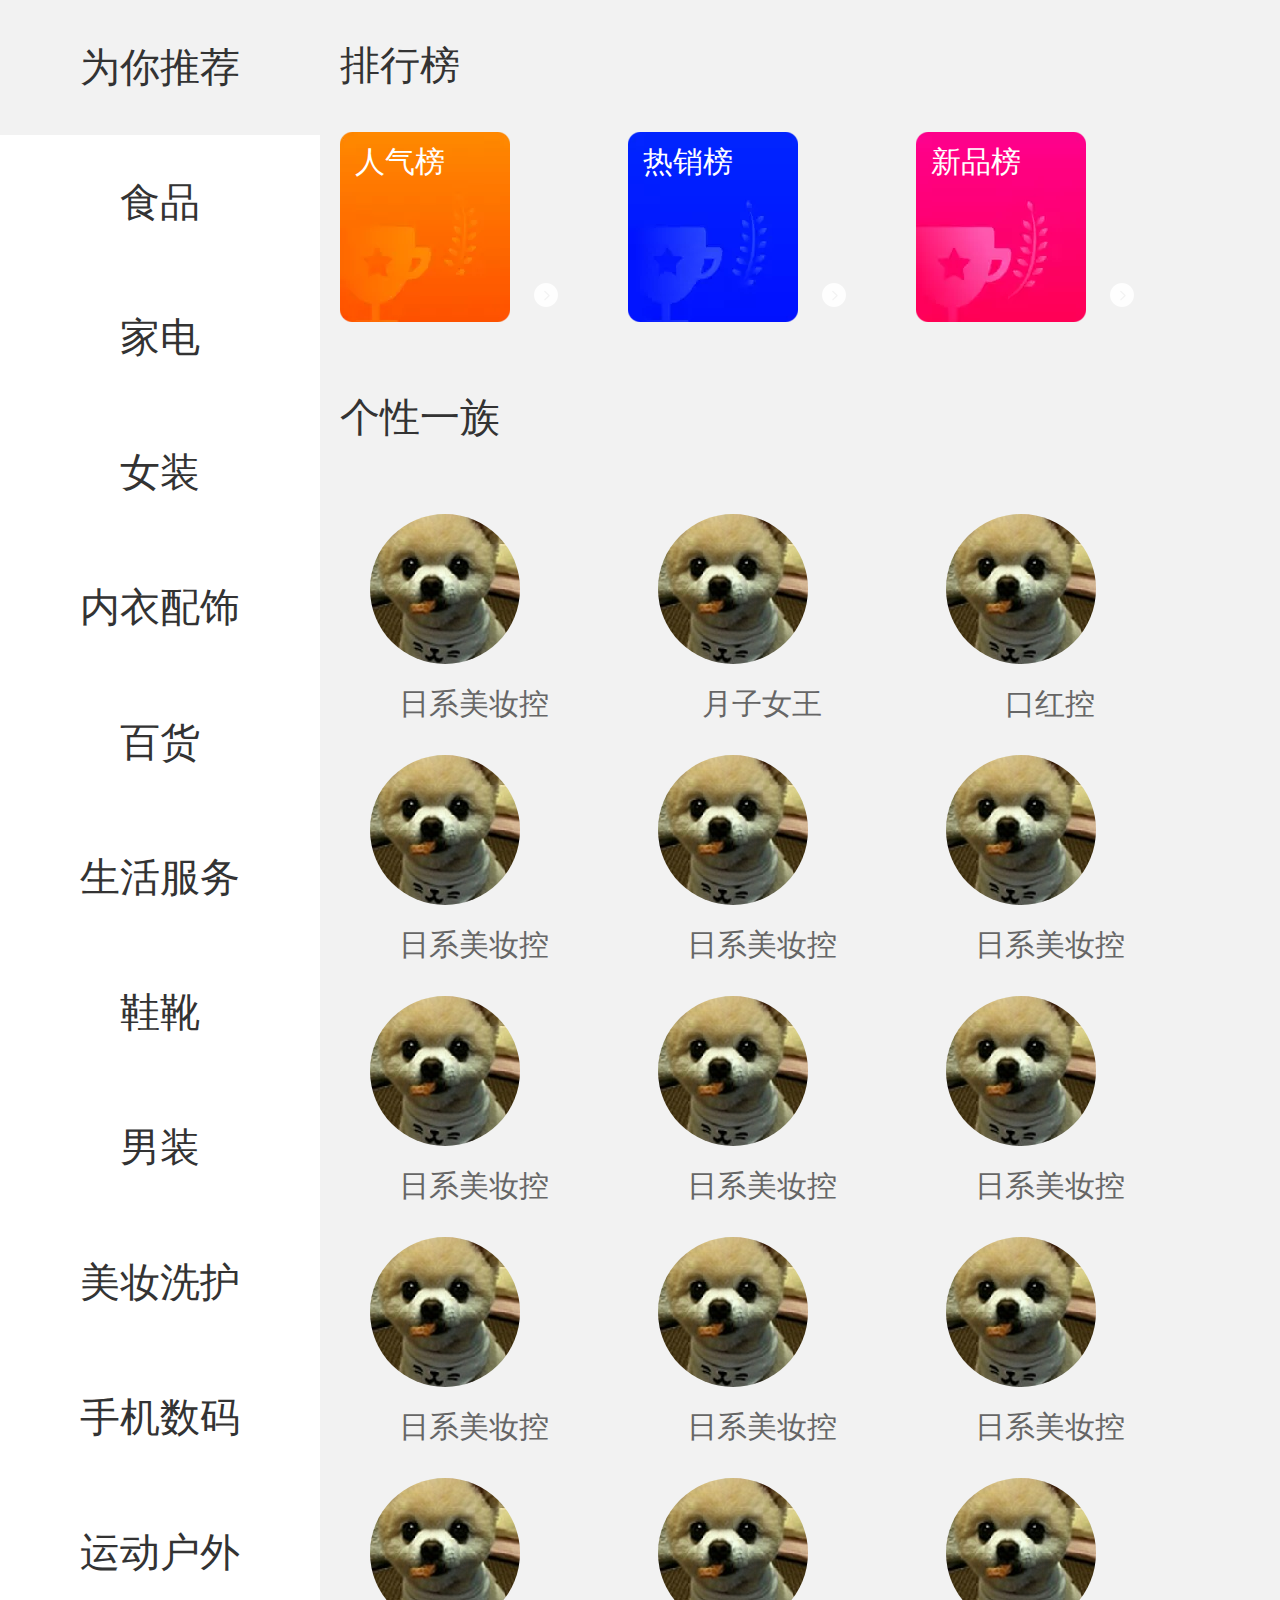
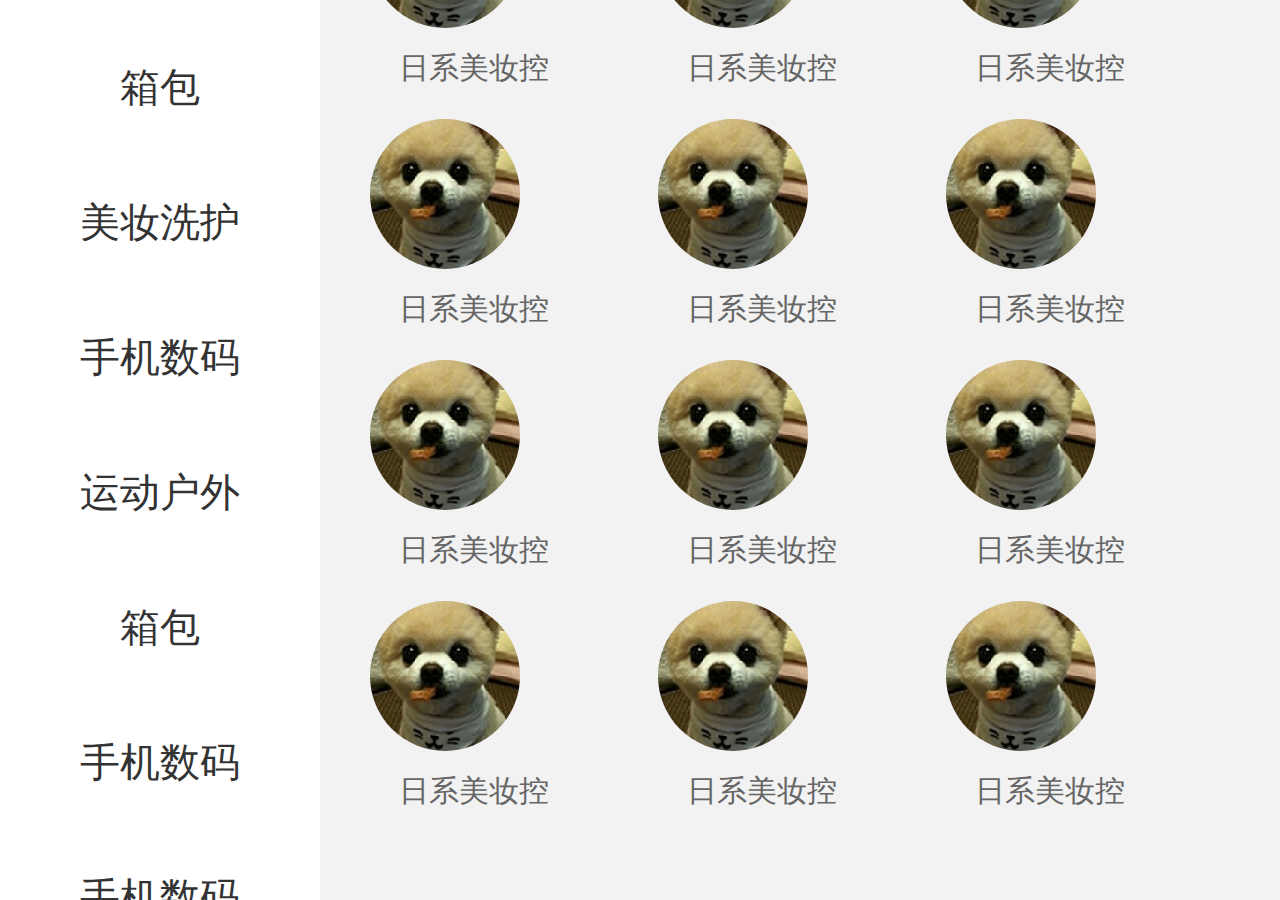
<file: TB/TB/index.html>
<!DOCTYPE html>
<html>
	<head>
		<meta charset="utf-8" />
		<title></title>
		<link rel="stylesheet" href="css/reset.css" />
		<link rel="stylesheet" href="css/index.css" />
	</head>
	<body>
		<div class="tb_category">
			<div class="tb_category_left">
				<ul>
					<li>
						<a href="#">为你推荐</a>
					</li>
					<li>
						<a href="#">食品</a>
					</li>
					<li>
						<a href="#">家电</a>
					</li>
					<li>
						<a href="#">女装</a>
					</li>
					<li>
						<a href="#">内衣配饰</a>
					</li>
					<li>
						<a href="#">百货</a>
					</li>
					<li>
						<a href="#">生活服务</a>
					</li>
					<li>
						<a href="#">鞋靴</a>
					</li>
					<li>
						<a href="#">男装</a>
					</li>
					<li>
						<a href="#">美妆洗护</a>
					</li>
					<li>
						<a href="#">手机数码</a>
					</li>
					<li>
						<a href="#">运动户外</a>
					</li>
					<li>
						<a href="#">箱包</a>
					</li>	
					<li>
						<a href="#">美妆洗护</a>
					</li>
					<li>
						<a href="#">手机数码</a>
					</li>
					<li>
						<a href="#">运动户外</a>
					</li>
					<li>
						<a href="#">箱包</a>
					</li>
					<li>
						<a href="#">手机数码</a>
					</li>
					<li>
						<a href="#">手机数码</a>
					</li>
				</ul>
			</div>
			<div class="tb_category_right clearfix">	
				<div class="tb_category_right_top clearfix">
						<a href="#" class="all-nav">排行榜</a>
						<ul>
							<li>
								<span>人气榜</span>
								<a href="#"><img src="img/nav-1.webp"></a>
								<i><img src="img/logo.png"></i>
							</li>
							<li>
								<span>热销榜</span>
								<a href="#"><img src="img/nav-2.webp"></a>
								<i><img src="img/logo.png"></i>
							</li>
							<li>
								<span>新品榜</span>
								<a href="#"><img src="img/nav-3.webp"></a>
								<i><img src="img/logo.png"></i>
							</li>
						</ul>
				</div>
				<div class="tb_category_right_bottom ">
					<a href="#" class="all-nav">个性一族</a>
					<ul>
						<li>
							<i><img src="img/01.jpg"></i>
							<a href="#">日系美妆控</a>
						</li>
						<li>
							<i><img src="img/01.jpg"></i>
							<a href="#">月子女王</a>
						</li>
						<li>
							<i><img src="img/01.jpg"></i>
							<a href="#">口红控</a>
						</li>
						<li>
							<i><img src="img/01.jpg"></i>
							<a href="#">日系美妆控</a>
						</li>
						<li>
							<i><img src="img/01.jpg"></i>
							<a href="#">日系美妆控</a>
						</li>
						<li>
							<i><img src="img/01.jpg"></i>
							<a href="#">日系美妆控</a>
						</li>
						<li>
							<i><img src="img/01.jpg"></i>
							<a href="#">日系美妆控</a>
						</li>
						<li>
							<i><img src="img/01.jpg"></i>
							<a href="#">日系美妆控</a>
						</li>
						<li>
							<i><img src="img/01.jpg"></i>
							<a href="#">日系美妆控</a>
						</li>
						<li>
							<i><img src="img/01.jpg"></i>
							<a href="#">日系美妆控</a>
						</li>
						<li>
							<i><img src="img/01.jpg"></i>
							<a href="#">日系美妆控</a>
						</li>
						<li>
							<i><img src="img/01.jpg"></i>
							<a href="#">日系美妆控</a>
						</li>
						<li>
							<i><img src="img/01.jpg"></i>
							<a href="#">日系美妆控</a>
						</li>
						<li>
							<i><img src="img/01.jpg"></i>
							<a href="#">日系美妆控</a>
						</li>
						<li>
							<i><img src="img/01.jpg"></i>
							<a href="#">日系美妆控</a>
						</li>
						<li>
							<i><img src="img/01.jpg"></i>
							<a href="#">日系美妆控</a>
						</li>
						<li>
							<i><img src="img/01.jpg"></i>
							<a href="#">日系美妆控</a>
						</li>
						<li>
							<i><img src="img/01.jpg"></i>
							<a href="#">日系美妆控</a>
						</li>
						<li>
							<i><img src="img/01.jpg"></i>
							<a href="#">日系美妆控</a>
						</li>
						<li>
							<i><img src="img/01.jpg"></i>
							<a href="#">日系美妆控</a>
						</li>
						<li>
							<i><img src="img/01.jpg"></i>
							<a href="#">日系美妆控</a>
						</li>
						<li>
							<i><img src="img/01.jpg"></i>
							<a href="#">日系美妆控</a>
						</li>
						<li>
							<i><img src="img/01.jpg"></i>
							<a href="#">日系美妆控</a>
						</li>
						<li>
							<i><img src="img/01.jpg"></i>
							<a href="#">日系美妆控</a>
						</li>
					</ul>	
				</div>
			</div>
		</div>
	</body>
</html>
</file>
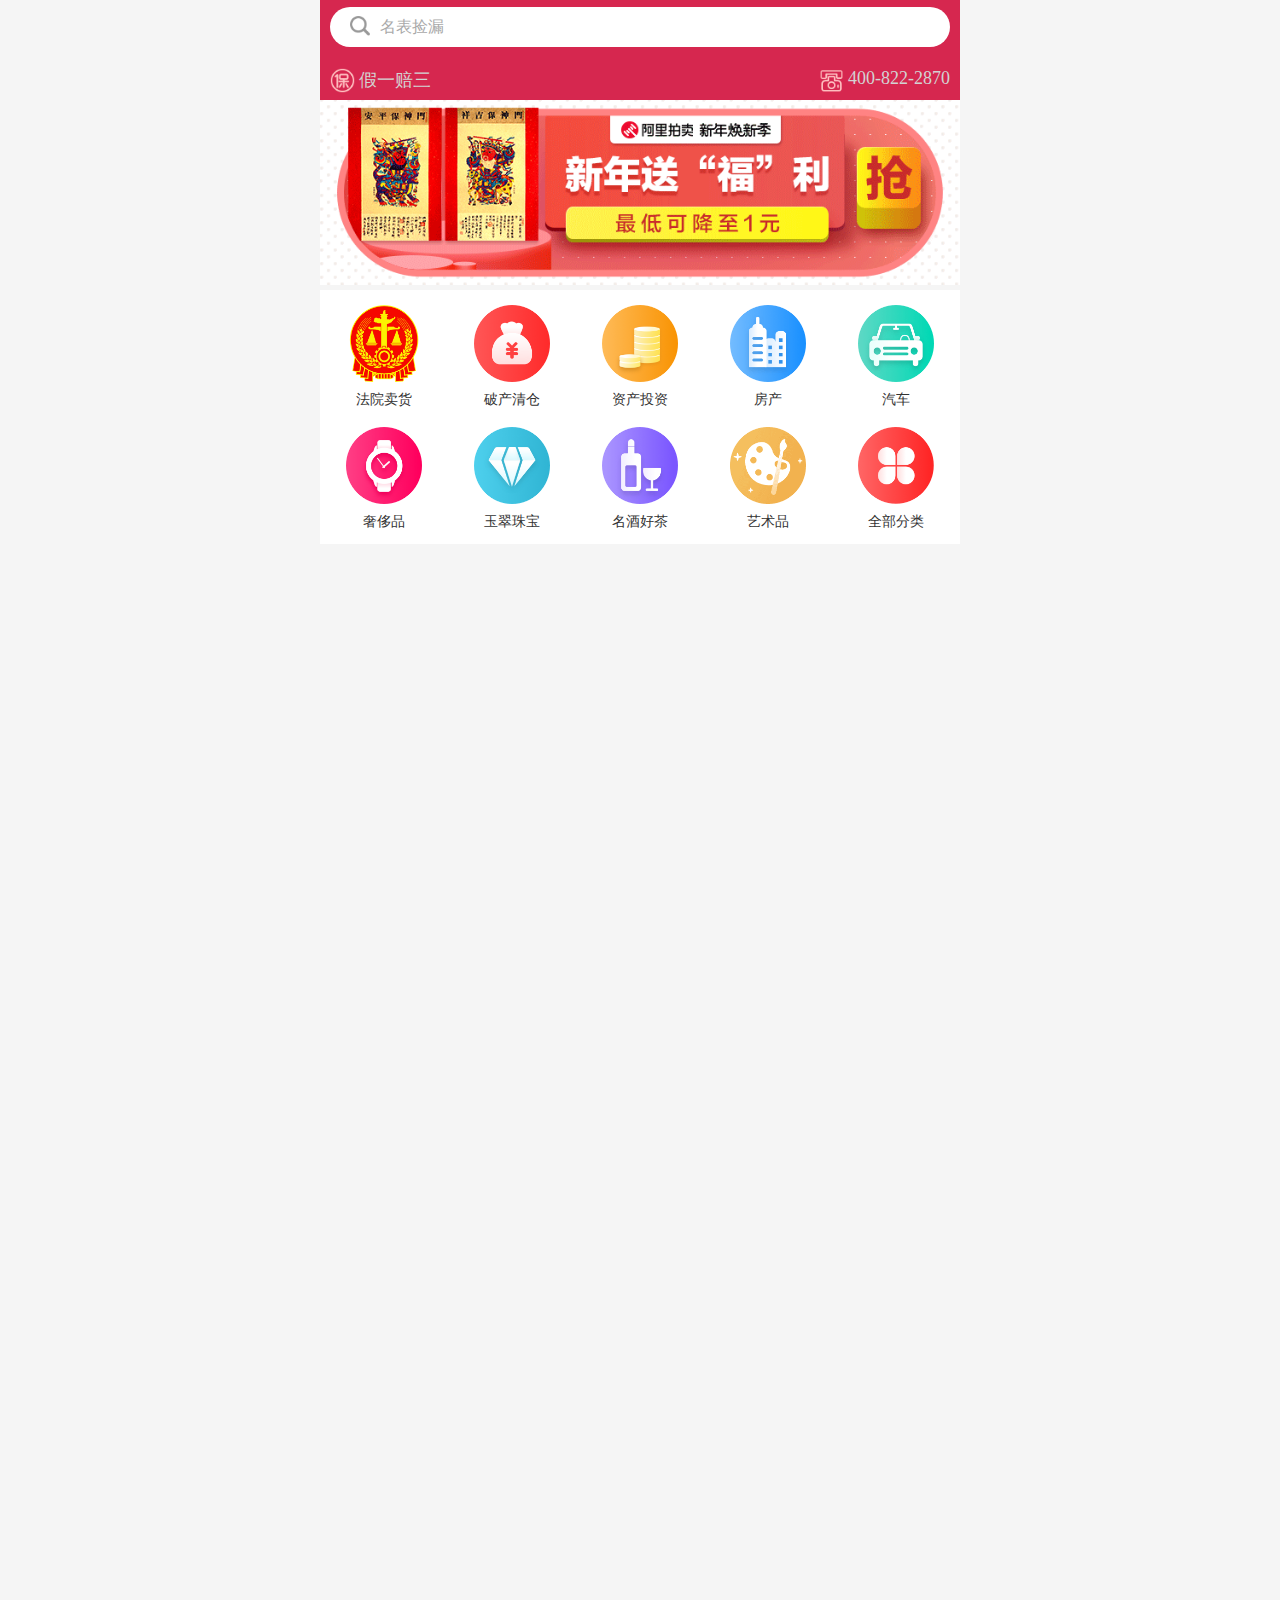
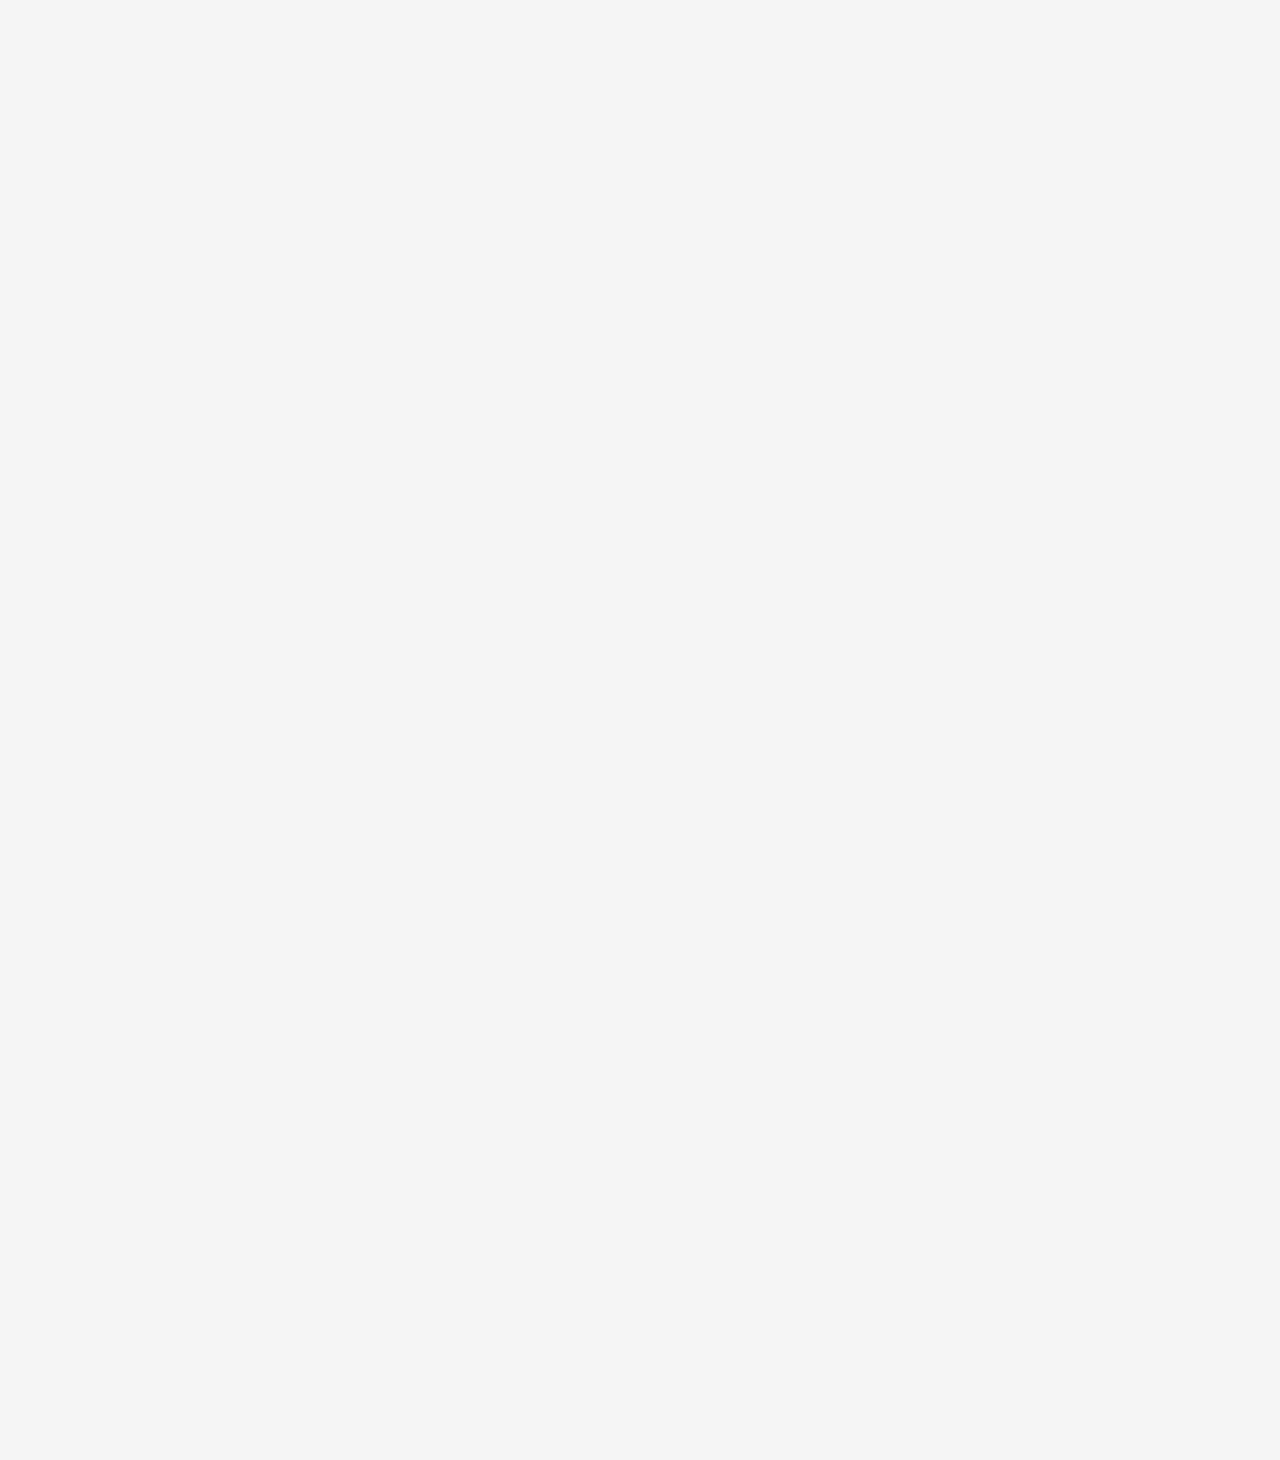
<file: 淘宝拍卖/mobile/index.html>
<!DOCTYPE html>
<html lang="en">
<head>
    <meta charset="UTF-8">
    <meta name="viewport" content="width=device-width, initial-scale=1.0,user-scalable=0">
    <title>拍卖</title>
    <link rel="shortcut icon" href="tou.png">
    <link rel="stylesheet" href="./css/default.css">
    <link rel="stylesheet" href="./css/index.css">
</head>
<body>
    <div class="layout">
        <div class="header">
            <div class="header_box">
                <form>
                    <a href="#" class="icon_a"></a>
                    <input type="text" value="名表捡漏">
                </form>
            </div>
        </div>
        <div class="main">
            <div class="tel">
            	<a href="#" class="left">
            		<div class="pic">
            			<img src="img/bao.png"/>
            		</div>
	                <div class="font">
            			<span id="">假一赔三</span>
            		</div>
               </a>
           	   <a href="#" class="right">
           			<div class="font2">
            			<span id="">400-822-2870</span>
            		</div>
            		<div class="pic2">
            			<img src="img/dianhua.png"/>
            		</div>
               </a>
            </div>
            <div class="ad">
                <a href="">
                	<img src="img/datu.gif"/>
                </a>
            </div>
            <div class="list clearfix">
            	<a href="#">
            		<img src="img/1.png"/>
            		<span class="font3">
            			法院卖货
            		</span>
            	</a>
            	<a href="#">
            		<img src="img/3.png"/>
            		<span class="font3">
            			破产清仓
            		</span>
            	</a>
            	<a href="#">
            		<img src="img/5.png"/>
            		<span class="font3">
            			资产投资
            		</span>
            	</a>
            	<a href="#">
            		<img src="img/7.png"/>
            		<span class="font3">
            			房产
            		</span>
            	</a>
            	<a href="#">
            		<img src="img/8.png"/>
            		<span class="font3">
            			汽车
            		</span>
            	</a>
            	<a href="#">
            		<img src="img/2.png"/>
            		<span class="font3">
            			奢侈品
            		</span>
            	</a>
            	<a href="#">
            		<img src="img/4.png"/>
            		<span class="font3">
            			玉翠珠宝
            		</span>
            	</a>
            	<a href="../mobile2/index.html">
            		<img src="img/6.png"/>
            		<span class="font3">
            			名酒好茶
            		</span>
            	</a>
            	<a href="#">
            		<img src="img/10.png"/>
            		<span class="font3">
            			艺术品
            		</span>
            	</a>
            	<a href="#">
            		<img src="img/9.png"/>
            		<span class="font3">
            			全部分类
            		</span>
            	</a>
            </div>
        </div>
    </div>
</body>
</html>
</file>
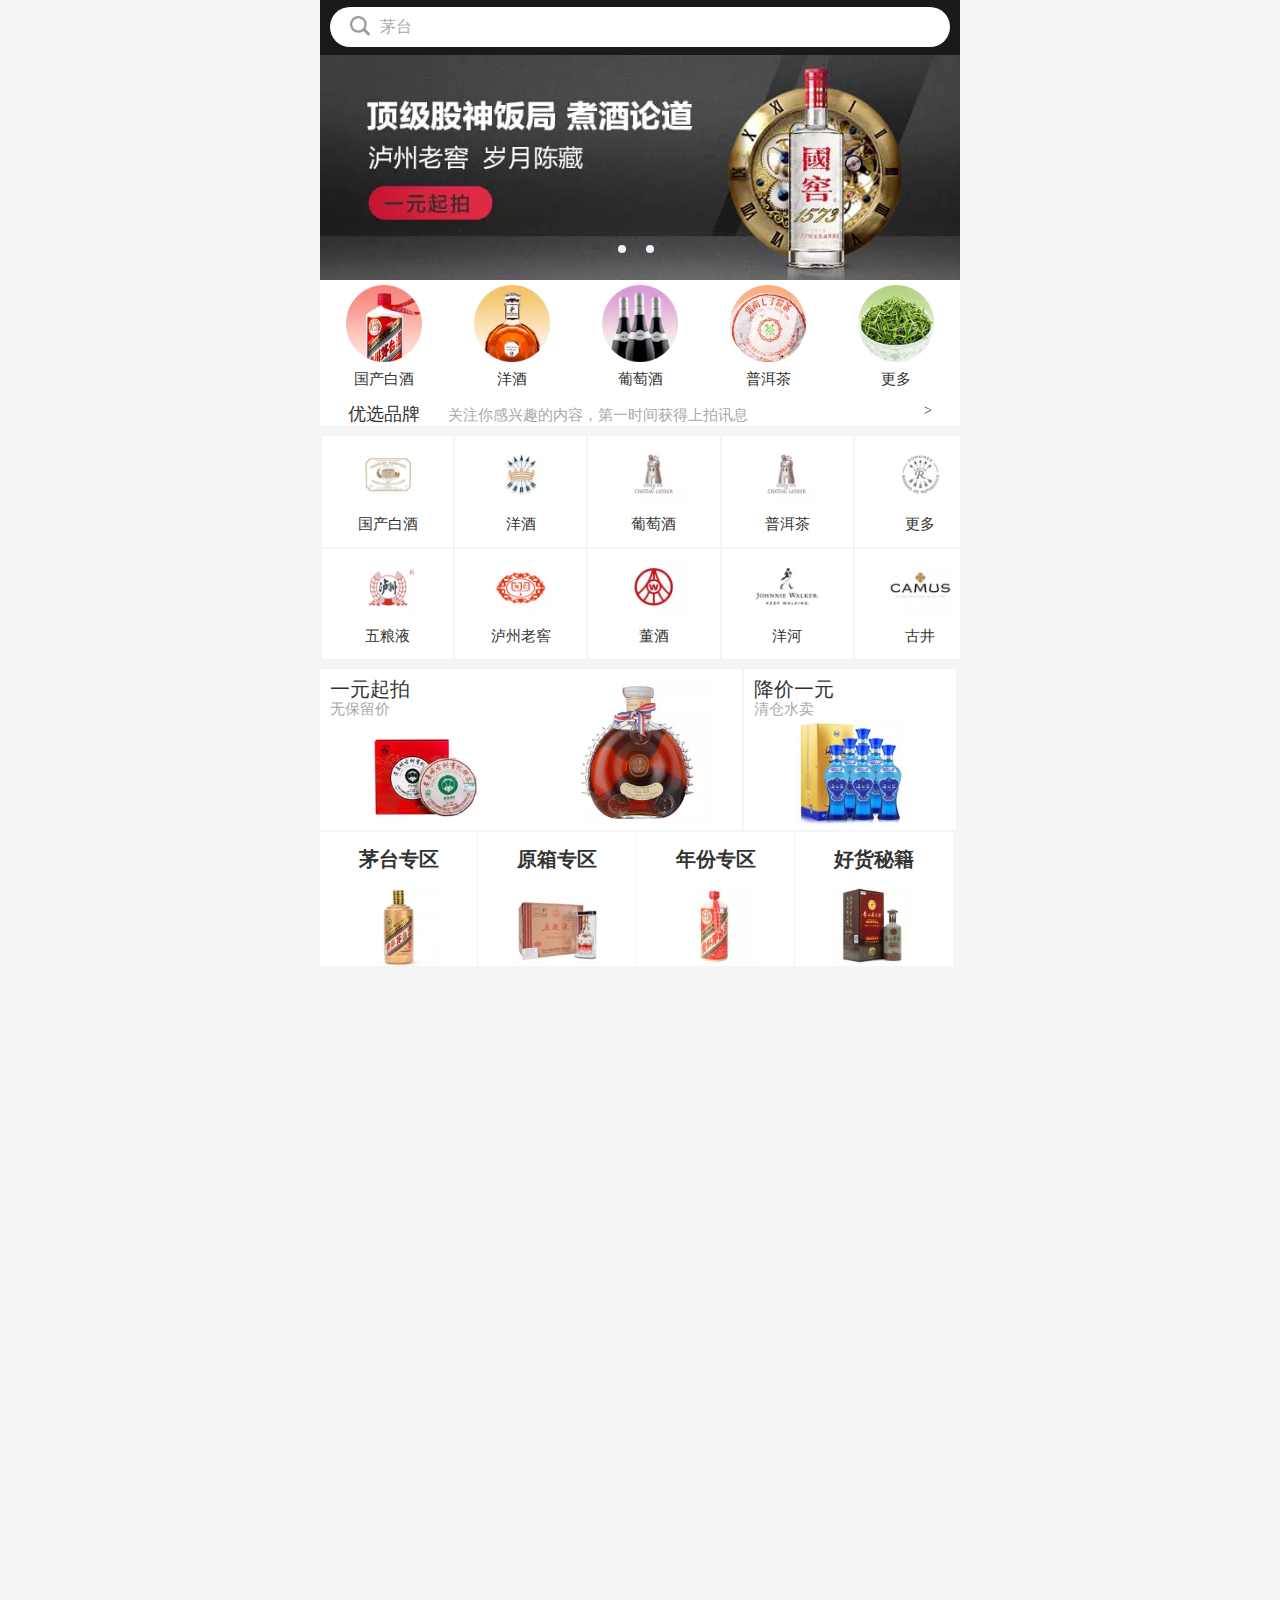
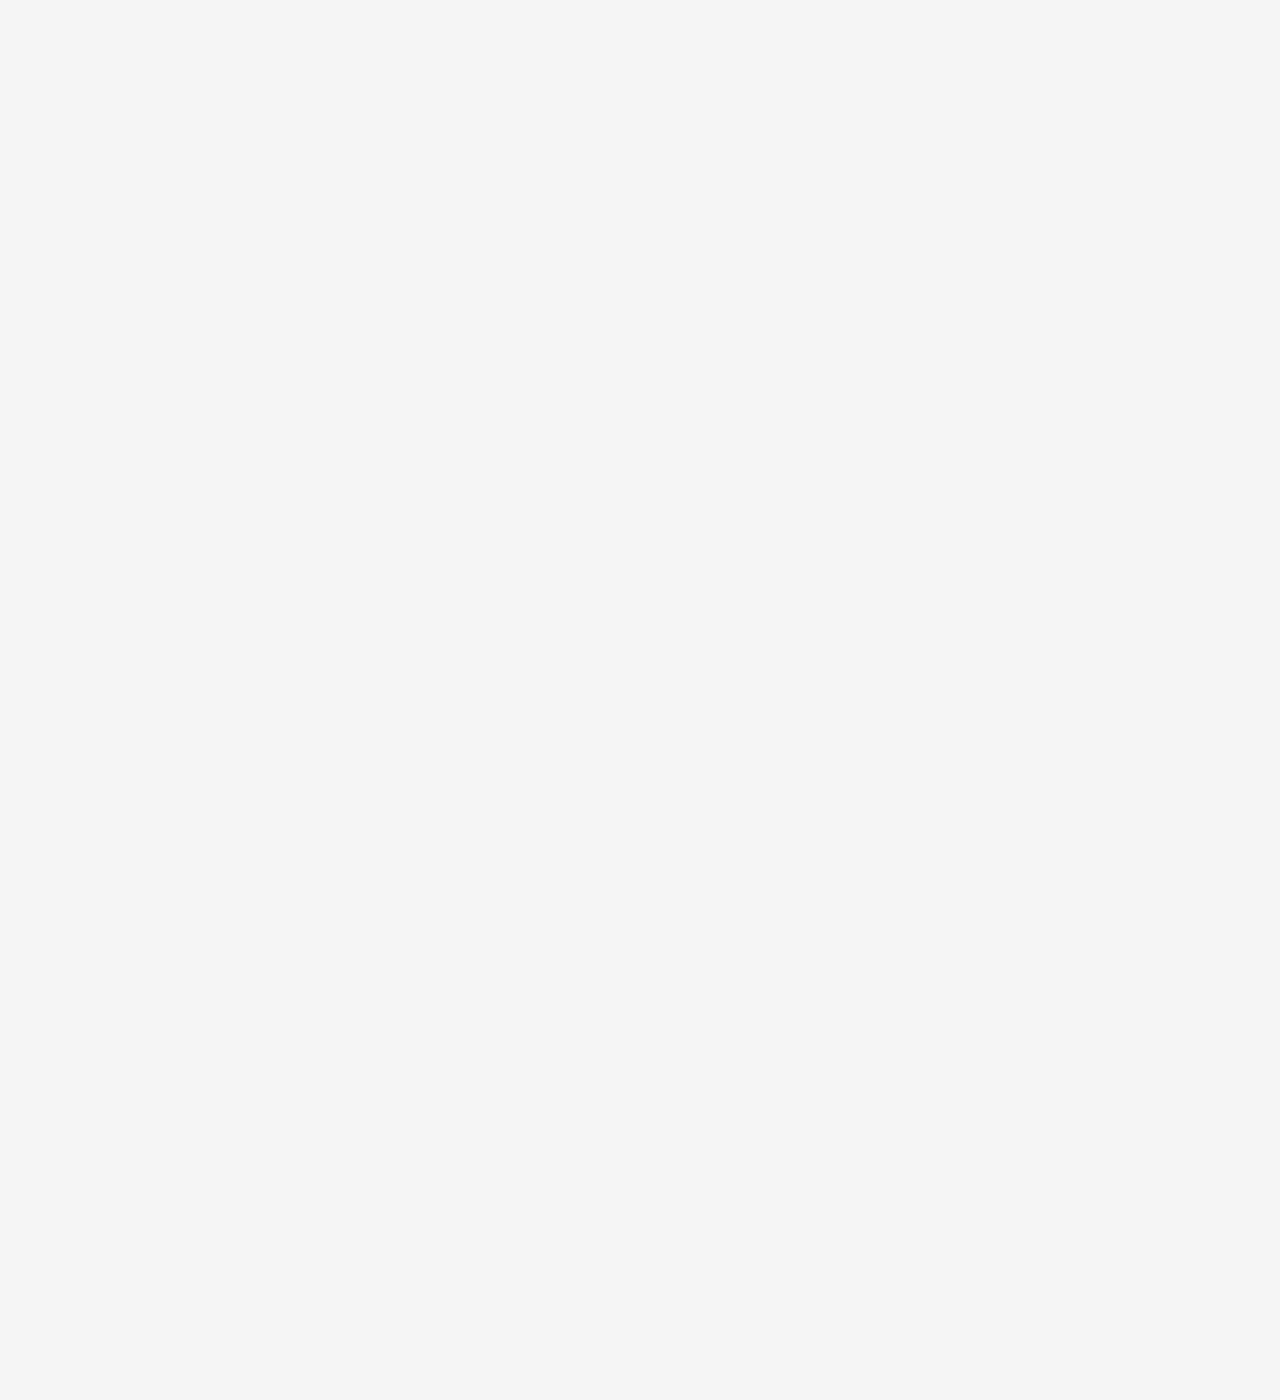
<file: 淘宝拍卖/mobile2/index.html>
<!DOCTYPE html>
<html lang="en">
<head>
    <meta charset="UTF-8">
    <meta name="viewport" content="width=device-width, initial-scale=1.0,user-scalable=0">
    <title>名酒好茶</title>
    <link rel="shortcut icon" href="tou.png">
    <link rel="stylesheet" href="./css/default.css">
    <link rel="stylesheet" href="./css/index.css">
</head>
<body>
    <div class="layout">
        <div class="header">
            <div class="header_box">
                <form>
                    <a href="#" class="icon_a"></a>
                    <input type="text" value="茅台">
                </form>
            </div>
        </div>
        <div class="lunbo clearfix">
            <div class="lunbo_pic clearfix">
				<a href="#" ><img src="img/lunbo1.webp"/></a>
            </div>
            <div class="lunbo_dot">
            	<div class="dot_1"></div>
            	<div class="dot_2"></div>
            </div>
        </div>
        <div class="list clearfix">
        	<a href="#">
            	<img src="img/guochanbaijiu.webp"/>
            	<span class="font3">
            		国产白酒
            	</span>
            	</a>
            <a href="#">
            	<img src="img/yangjiu.webp"/>
            	<span class="font3">
            		洋酒
            	</span>
            </a>
            <a href="#">
            	<img src="img/putaojiu.webp"/>
            	<span class="font3">
            		葡萄酒
            	</span>
            </a>
            <a href="#">
            	<img src="img/puerca.webp"/>
            	<span class="font3">
            		普洱茶
            	</span>
            </a>
            <a href="#">
            	<img src="img/gengduo.webp"/>
            	<span class="font3">
            		更多
            	</span>
            </a>
        </div>
        <div class="message clearfix">
        	<span class="font">
        		优选品牌
        	</span>
        	<span class="content">
        		关注你感兴趣的内容，第一时间获得上拍讯息
        	</span>
        	<a href="#">></a>
        </div>
        <div class="list2 clearfix">
        	<a href="#">
            	<img src="img/8.webp"/>
            	<span class="font3">
            		国产白酒
            	</span>
            	</a>
            <a href="#">
            	<img src="img/9.webp"/>
            	<span class="font3">
            		洋酒
            	</span>
            </a>
            <a href="#">
            	<img src="img/10.webp"/>
            	<span class="font3">
            		葡萄酒
            	</span>
            </a>
            <a href="#">
            	<img src="img/11.webp"/>
            	<span class="font3">
            		普洱茶
            	</span>
            </a>
            <a href="#">
            	<img src="img/12.webp"/>
            	<span class="font3">
            		更多
            	</span>
            </a>
            <a href="#">
            	<img src="img/13.webp"/>
            	<span class="font3">
            		更多
            	</span>
            </a>
            <a href="#">
            	<img src="img/14.webp"/>
            	<span class="font3">
            		更多
            	</span>
            </a>
            <a href="#">
            	<img src="img/15.webp"/>
            	<span class="font3">
            		更多
            	</span>
            </a>
            <a href="#">
            	<img src="img/16.webp"/>
            	<span class="font3">
            		更多
            	</span>
            </a>
            <a href="#">
            	<img src="img/17.webp"/>
            	<span class="font3">
            		更多
            	</span>
            </a>
            <a href="#">
            	<img src="img/18.webp"/>
            	<span class="font3">
            		更多
            	</span>
            </a>
            <a href="#">
            	<img src="img/19.webp"/>
            	<span class="font3">
            		更多
            	</span>
            </a>
            <a href="#">
            	<img src="img/20.webp"/>
            	<span class="font3">
            		更多
            	</span>
            </a>
            <a href="#">
            	<img src="img/21.webp"/>
            	<span class="font3">
            		五粮液
            	</span>
            </a>
            <a href="#">
            	<img src="img/22.webp"/>
            	<span class="font3">
            		更多
            	</span>
            </a>
            <a href="#">
            	<img src="img/23.webp"/>
            	<span class="font3">
            		更多
            	</span>
            </a>
            <a href="#">
            	<img src="img/24.webp"/>
            	<span class="font3">
            		五粮液
            	</span>
            </a>
            <a href="#">
            	<img src="img/25.webp"/>
            	<span class="font3">
            		更多
            	</span>
            </a>
            <a href="#">
            	<img src="img/26.webp"/>
            	<span class="font3">
            		更多
            	</span>
            </a>
            <a href="#">
            	<img src="img/27.webp"/>
            	<span class="font3">
            		五粮液
            	</span>
            </a>
            <a href="#">
            	<img src="img/28.webp"/>
            	<span class="font3">
            		泸州老窖
            	</span>
            </a>
            <a href="#">
            	<img src="img/29.webp"/>
            	<span class="font3">
            		董酒
            	</span>
            </a>
            <a href="#">
            	<img src="img/2.webp"/>
            	<span class="font3">
            		洋河
            	</span>
            </a>
            <a href="#">
            	<img src="img/4.webp"/>
            	<span class="font3">
            		古井
            	</span>
            </a>
            <a href="#">
            	<img src="img/5.webp"/>
            	<span class="font3">
            		更多
            	</span>
            </a>
            <a href="#">
            	<img src="img/6.webp"/>
            	<span class="font3">
            		更多
            	</span>
            </a>
            <a href="#">
            	<img src="img/7.webp"/>
            	<span class="font3">
            		更多
            	</span>
            </a>
            <a href="#">
            	<img src="img/30.webp"/>
            	<span class="font3">
            		更多
            	</span>
            </a>
            <a href="#">
            	<img src="img/30.webp"/>
            	<span class="font3">
            		更多
            	</span>
            </a>
            <a href="#">
            	<img src="img/30.webp"/>
            	<span class="font3">
            		更多
            	</span>
            </a>
            <a href="#">
            	<img src="img/30.webp"/>
            	<span class="font3">
            		更多
            	</span>
            </a>
            <a href="#">
            	<img src="img/7.webp"/>
            	<span class="font3">
            		更多
            	</span>
            </a>
            <a href="#">
            	<img src="img/6.webp"/>
            	<span class="font3">
            		更多
            	</span>
            </a>
            <a href="#">
            	<img src="img/5.webp"/>
            	<span class="font3">
            		更多
            	</span>
            </a><a href="#">
            	<img src="img/4.webp"/>
            	<span class="font3">
            		更多
            	</span>
            </a>
            <a href="#">
            	<img src="img/3.webp"/>
            	<span class="font3">
            		更多
            	</span>
            </a>
            <a href="#">
            	<img src="img/2.webp"/>
            	<span class="font3">
            		更多
            	</span>
            </a>
            <a href="#">
            	<img src="img/1.webp"/>
            	<span class="font3">
            		更多
            	</span>
            </a>
        </div>
        
        <div class="list3 clearfix">
        	<div class="yiyuan clearfix">
				<a href="#">
					<span class="font">
	            		一元起拍
	            	</span>
	            	<span class="font">
	            		无保留价
	            	</span>
	            	<img src="img/l1.webp"/>
	            </a>
	            <a href="#">
	            	<img src="img/l2.webp"/>
	            </a>
	            <a href="#">
					<span class="font">
	            		降价一元
	            	</span>
	            	<span class="font">
	            		清仓水卖
	            	</span>
	            	<img src="img/l3.webp"/>
	            </a>
        	</div>
        	<div class="zhuanqu">
				<a href="#">
					<span class="font">
	            		茅台专区
	            	</span>
	            	<img src="img/l4.webp"/>
	            </a>
	            <a href="#">
	            	<span class="font">
	            		原箱专区
	            	</span>
	            	<img src="img/l5.webp"/>
	            </a>
	            <a href="#">
					<span class="font">
	            		年份专区
	            	</span>
	            	<img src="img/l6.webp"/>
	            </a>
	            <a href="#">
					<span class="font">
	            		好货秘籍
	            	</span>
	            	<img src="img/l7.webp"/>
	            </a>
        	</div>
        </div>
    </div>
</body>
</html>
</file>
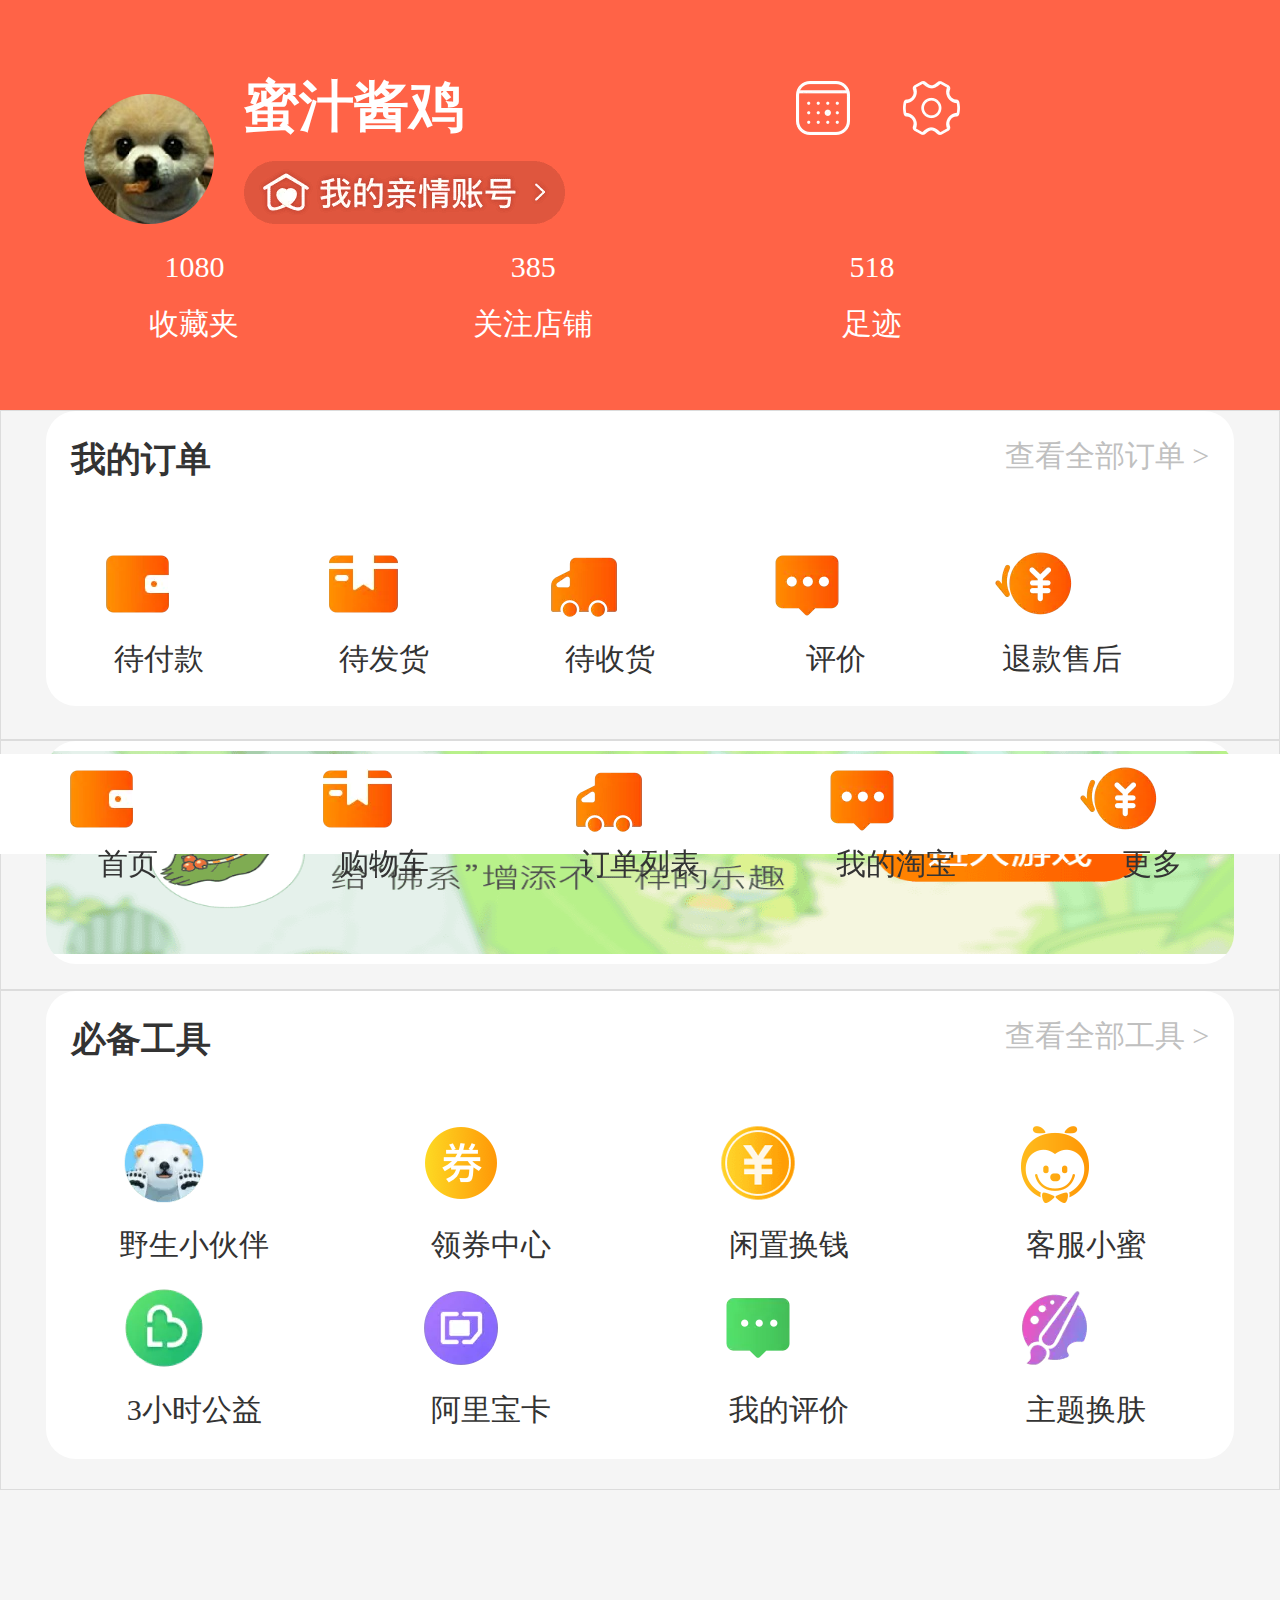
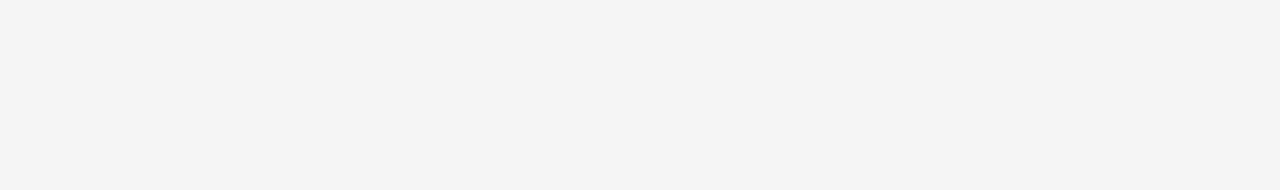
<file: TB/index2.html>
<!DOCTYPE html>
<html>
	<head>
		<meta charset="UTF-8">
		<title></title>
		<link rel="stylesheet" href="TB/css/reset.css" />
		<link rel="stylesheet" href="TB/css/index2.css" />
	</head>
	<body>
		<div class="heander clearfix">
			<div class="heander_top">
				<ul>
					<li>
						<i class="i_1"><img src="TB/img/01.jpg"></i>
						<a href="#">蜜汁酱鸡</a>
						<i class="i_2"><img src="TB/img/zitulogo.webp"><i>
						<i class="i_3"><img src="TB/img/001.webp"></i>
						<i class="i_4"><img src="TB/img/002.webp"></i>
					</li>
				</ul>
			</div>
			<div class="heander_bottom ">
				<ul>
				<li>
					<a href="#">1080</a>
					<a href="#">收藏夹</a>
				</li>
				<li>
					<a href="#">385</a>
					<a href="#">关注店铺</a>
				</li>
				<li>
					<a href="#">518</a>
					<a href="#">足迹</a>
				</li>
			</ul>
			</div>
		</div>
		<div class="main clearfix">
			<div class="tb_dd">
				<div>
					<li>
						<a href="" class="td_bt" style="font-size: 35px;font-weight: 600;">我的订单</a>
						<a href="" class="td_bt2" style="color:Silver;font-size: 30px;">查看全部订单 ></a>
					</li>
					<ul>
						<li>
							<i class="tb_dd_i"><img src="TB/img/003.webp"></i>
							<a href="#">待付款</a>
						</li>
						<li>
							<i class="tb_dd_i"><img src="TB/img/004.webp"></i>
							<a href="#">待发货</a>
						</li>
						<li>
							<i class="tb_dd_i"><img src="TB/img/005.webp"></i>
							<a href="#">待收货</a>
						</li>
						<li>
							<i class="tb_dd_i"><img src="TB/img/006.webp"></i>
							<a href="#">评价</a>
						</li>
						<li>
							<i class="tb_dd_i" ><img src="TB/img/007.webp"></i>
							<a href="#">退款售后</a>
						</li>					
					</ul>
				</div>	
			</div>
			<div class="tb_logo">
				<div>
					<img src="TB/img/logo1.png">
				</div>
			</div>
			<div class="main_gj">
				<div class="gj_bj">
					<li>
						<a href="" class="td_bt" style="font-size: 35px;font-weight: 600;">必备工具</a>
						<a href="" class="td_bt2" style="color:Silver;font-size: 30px;">查看全部工具 ></a>
					</li>
					<ul>
						<li>
							<i class="tb_dd_i"><img src="TB/img/008.webp"></i>
							<a href="#">野生小伙伴</a>
						</li>
						<li>
							<i class="tb_dd_i"><img src="TB/img/009.png"></i>
							<a href="#">领券中心</a>
						</li>
						<li>
							<i class="tb_dd_i"><img src="TB/img/010.png"></i>
							<a href="#">闲置换钱</a>
						</li>
						<li>
							<i class="tb_dd_i"><img src="TB/img/011.png"></i>
							<a href="#">客服小蜜</a>
						</li>
						<li>
							<i class="tb_dd_i"><img src="TB/img/012.webp"></i>
							<a href="#">3小时公益</a>
						</li>
						<li>
							<i class="tb_dd_i"><img src="TB/img/013.webp"></i>
							<a href="#">阿里宝卡</a>
						</li>
						<li>
							<i class="tb_dd_i"><img src="TB/img/014.webp"></i>
							<a href="#">我的评价</a>
						</li>
						<li>
							<i class="tb_dd_i"><img src="TB/img/015.webp"></i>
							<a href="#">主题换肤</a>
						</li>
					</ul>
				</div>
			</div>
		</div>
			<div class="footer-all">
				<div class="footer">
					<ul>
						<li>
							<i><img src="TB/img/003.webp"></i>
							<a href="../仿淘宝移动/index.html">首页</a>
						</li>
						<li>
							<i><img src="TB/img/004.webp"></i>
							<a href="#">购物车</a>
						</li>
						<li>
							<i><img src="TB/img/005.webp"></i>
							<a href="#">订单列表</a>
						</li>
						<li>
							<i><img src="TB/img/006.webp"></i>
							<a href="#">我的淘宝</a>
						</li>
						<li>
							<i><img src="TB/img/007.webp"></i>
							<a href="#">更多</a>
						</li>
						</ul>
				</div>
			</div>
	</body>
</html>
</file>
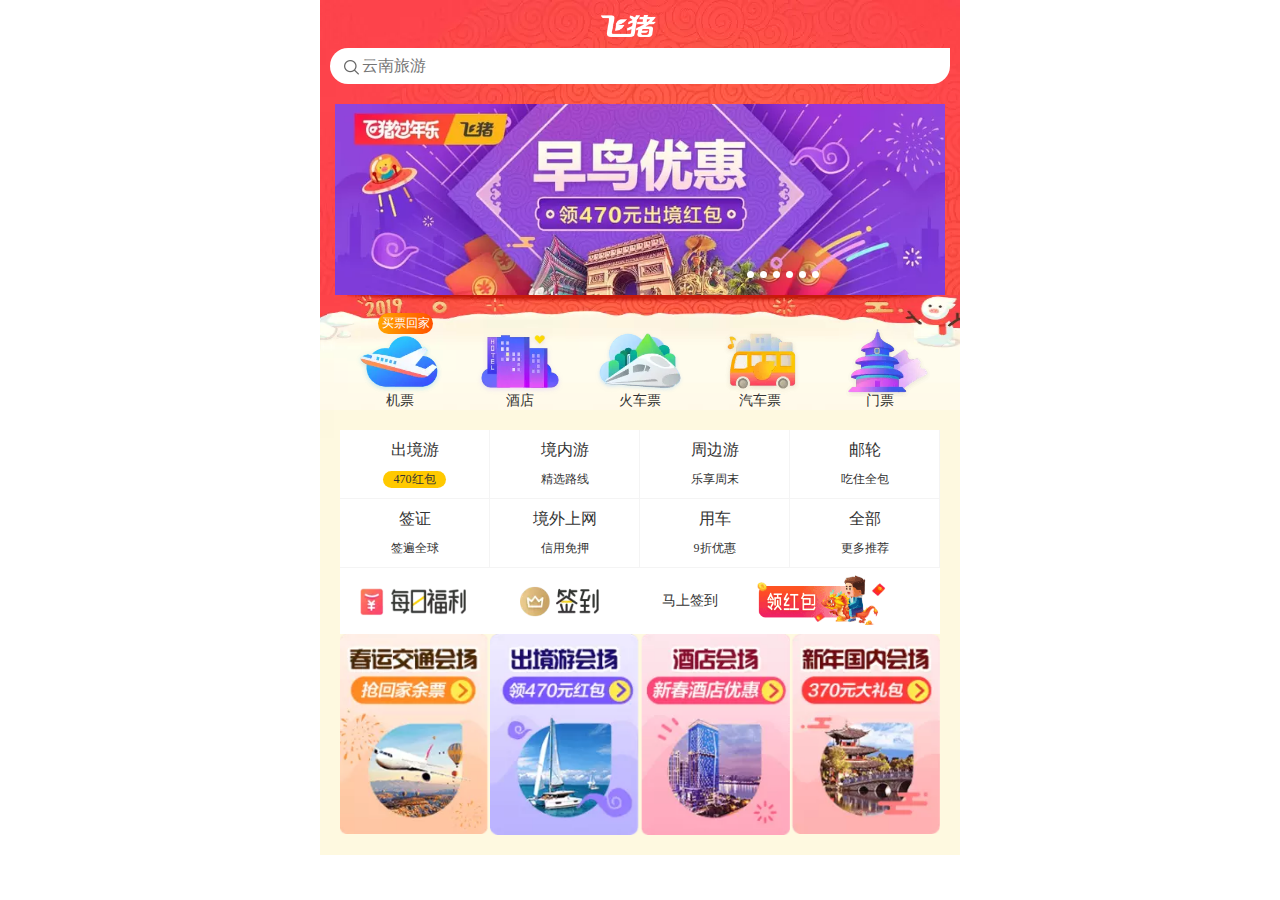
<file: 淘宝-飞猪/feizhu.html>
<!DOCTYPE html>
<html>
	<head>
		<meta charset="UTF-8">
		<title>飞猪</title>
		  <meta name="viewport" content="width=device-width, initial-scale=1.0,user-scalable=0">
		<link rel="shortcut icon" href="favicon.ico" />
	    <link rel="stylesheet" type="text/css" href="css/feizhu.css"/>
	    <link rel="stylesheet" type="text/css" href="css/reset.css"/>
	</head>
	<body>
		<div class="fz_laout">
			<div class="fz_header">
				<div class="fz_logo">
					<div class="fx_logo_icon">
						<img src="img/logo.png"  class="logo_icon"/>
					</div>
					
					<img src="img/sqa1.png" class="sq_icon" />
				</div>
				<form class="fz_input">
						<input type="text" placeholder="云南旅游" />
						<span class="ser_icon"></span>
				</form>
				<div class="fz_banner">
					<div class="banner">
						<a href="#">
							<img src="img/banner.webp" />
							<ul class="fz_banner_lunbo">
							<li></li>
							<li class="current"></li>
							<li></li>
							<li></li>
							<li></li>
							<li></li>
						</a>
						
					</div>
				</div>
			</div>
			<div class="fz_nav">
				
				<ul class="clearfix">
					<li>
        				<a href="international.html">
        					<img src="./img/01.webp" />
        					<p>机票</p>
        				</a>
        				<i>买票回家</i>
        			</li>
					<li>
        				<a href="#">
        					<img src="./img/02.webp" />
        					<p>酒店</p>
        				</a>
        			</li>
        			<li>
        				<a href="#">
        					<img src="./img/03.webp" />
        					<p>火车票</p>
        				</a>
        			</li>
        			<li>
        				<a href="#">
        					<img src="./img/04.webp" />
        					<p>汽车票</p>
        				</a>
        			</li>
        			<li>
        				<a href="#">
        					<img src="./img/05.webp" />
        					<p>门票</p>
        				</a>
        			</li>
				</ul>
				
			</div>
			<div class="fz_nav_paly">
					<ul class="clearfix fz_nav_chu">
						<li>
							<a href="#">
								<p>出境游</p>
								<span class="sp1">470红包</span>
							</a>
						</li>
						<li>
							<a href="#">
								<p>境内游</p>
								<span>精选路线</span>
							</a>
						</li>
						<li>
							<a href="#">
								<p>周边游</p>
								<span>乐享周末</span>
							</a>
						</li>
						<li >
							<a href="#">
								<p>邮轮</p>
								<span>吃住全包</span>
							</a>
						</li>
						<li>
							<a href="#">
								<p>签证</p>
								<span>签遍全球</span>
							</a>
						</li>
						<li>
							<a href="#">
								<p>境外上网</p>
								<span>信用免押</span>
							</a>
						</li>
						<li>
							<a href="#">
								<p>用车</p>
								<span>9折优惠</span>
							</a>
						</li>
						<li>
							<a href="#">
								<p>全部</p>
								<span>更多推荐</span>
							</a>
						</li>
					</ul>
					<div class="nav_qiandao">
						<a href="#" class="meiri">
							<img src="img/spaa5.webp" />
						</a>
						<a href="#" class="qiandao">
							<img src="img/spaa6.webp" />
							<span>马上签到</span>
						</a>
						
						<a href="#" class="linghao">
							<img src="img/sppa7.gif" />
						</a>
					</div>
					<div class="nav_piao">
						<ul class="clearfix">
							<li>
								<a href="#">
									<img src="img/qian.webp" />
								</a>
							</li>
							<li>
								<a href="#">
									<img src="img/qian2.webp" />
								</a>
							</li>
							<li>
								<a href="#">
									<img src="img/qian3.webp" />
								</a>
							</li>
							<li>
								<a href="#">
									<img src="img/qian4.webp" />
								</a>
							</li>
						</ul>
					</div>
				</div>
		</div>
	</body>
</html>
</file>
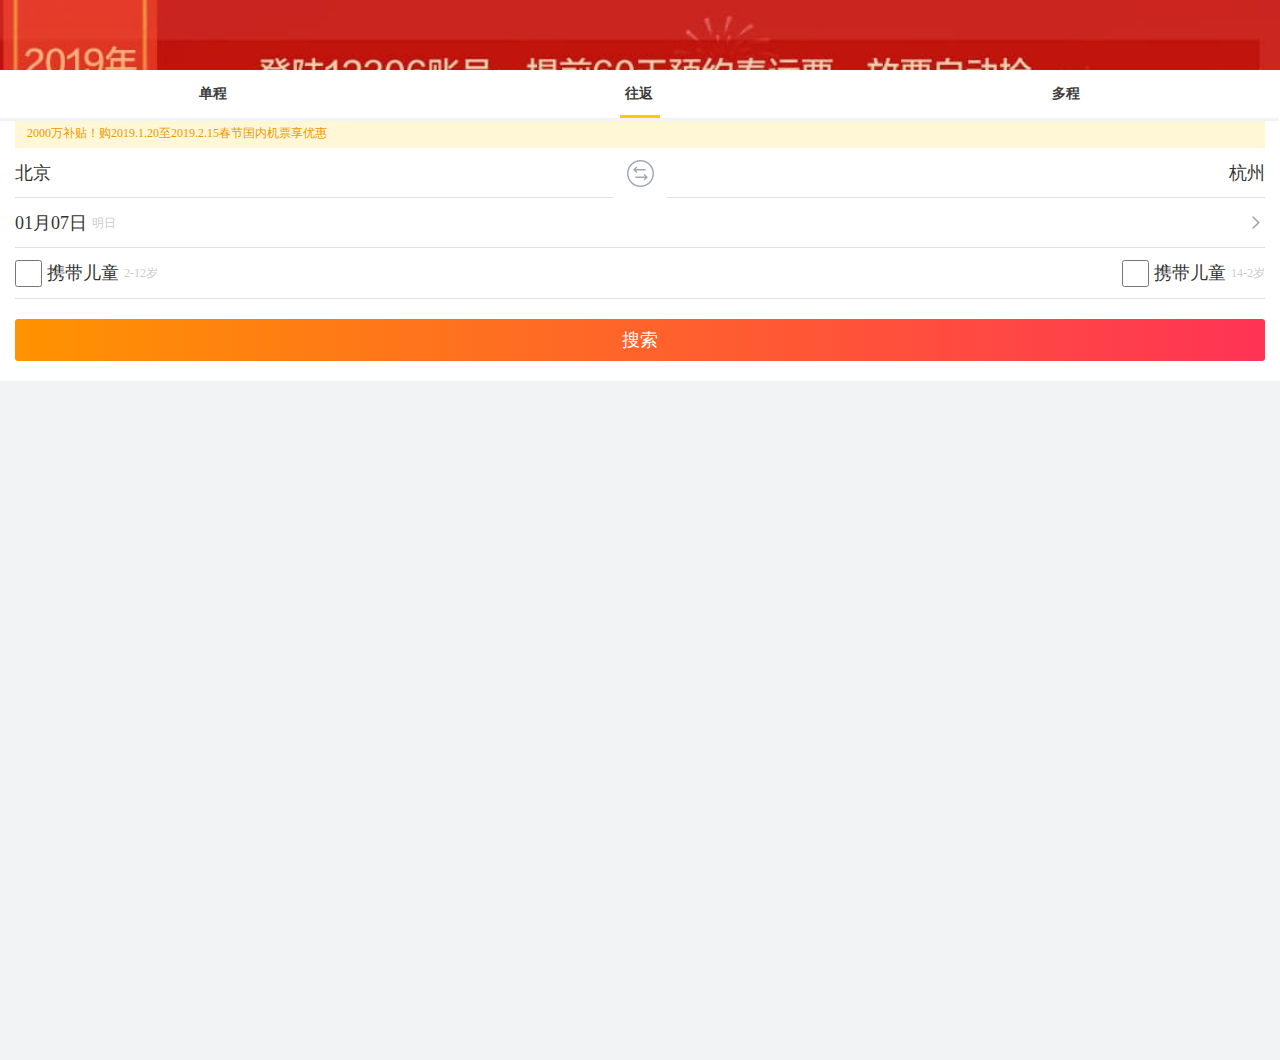
<file: 淘宝-飞猪/international.html>
<!DOCTYPE html>
<html>
	<head>
		<meta charset="UTF-8">
		<title>飞猪·国内|国际机票</title>
		<meta name="viewport" content="width=device-width, initial-scale=1.0,user-scalable=0">
	    <link rel="shortcut icon" href="favicon.ico">
	    <link rel="stylesheet" href="./css/reset.css">
	    <link rel="stylesheet" type="text/css" href="css/international.css"/>
	</head>
	<body>
		<div class="in_laout">
			<div class="in_banner">
				<a href="#">
					<img src="img/in_banner.jpg" />
				</a>
			</div>
			<div class="in_main">
				<div class="in_mian_tabview">
					<ul class="clearfix">
						<li>
							<span>单程</span>
						</li>
						<li>
							<span>往返</span>
						</li>
						<li>
							<span>多程</span>
						</li>
						<div class="main_line"></div>
					</ul>
				</div>
				
				<div class="main_panel">
					<div class="main_panel_tips">
						<p>2000万补贴！购2019.1.20至2019.2.15春节国内机票享优惠</p>
					</div>
					<div class="main_luxian clearfix">
						<div class="luxian_stat">
							<span>北京</span>
						</div>
						<div class="luxian_icon">
							<span></span>
						</div>
						<div class="luxian_stop">
							<span>杭州</span>
						</div>
					</div>
					<div class="main_data">
						<span class="main_data_taday">01月07日</span>
						<span class="main_data_tom">明日</span>
						<i></i>
					</div>
					<div class="main_years clearfix">
						<div class="main_years_chi">
								<input type="checkbox" class="years_input" />
								<span class="years_ren">携带儿童</span>
								<span class="years_sui">2-12岁</span>
						</div>
						<div class="main_years_bady">
							<input type="checkbox"  class="years_input"/>
							<span class="years_ren">携带儿童</span>
							<span class="years_sui">14-2岁</span>
						</div>
					</div>
				</div>
				
			</div>
			<div class="main_search">
					<button>搜索</button>
			</div>
		</div>
		<div class="fz_jipiao">
			<a href="#" class="clearfix">
				<div class="fz_jipiao_ji">
					<span class="jipao_icon"></span>
					<span class="jipao_pa">特价机票</span>
				</div>
				<div class="fz_jipiao_de">
					<span>东京-上海 往返直飞</span>
					<span class="col_orge">￥1589</span>
					<span>起</span>
					<i></i>
				</div>
			</a>
		</div>
		<div class="fz_logo"></div>
		
	</body>
</html>
</file>
<file: 仿淘宝PC/css/base.css>
/*版心*/

.w {
	width: 1210px;
	margin: 0 auto;
}


/*nav*/

.nav {
	height: 35px;
	line-height: 35px;
	background-color: #f1f1f1;
}

.nav-l {
	position: relative;
	padding: 0 25px 0 10px;
}

.nav-l i,
.nav ul li i {
	width: 15px;
	height: 15px;
	overflow: hidden;
	position: absolute;
	top: 14px;
	right: 5px;
}

.nav-l i s,
.nav ul li i s {
	position: absolute;
	top: -17px;
}

.nav ul li {
	float: left;
	padding: 0 10px;
}

.nav ul li.line {
	width: 1px;
	height: 12px;
	padding: 0;
	margin: 9px 9px 0 9px;
	background-color: rgba(0, 0, 0, .3);
}

.nav ul li.fore {
	position: relative;
	padding: 0 25px 0 10px;
}

.nav ul li.jd-tel {
	padding-left: 25px;
}

.nav ul li.jd-tel .tel {
	position: absolute;
	width: 15px;
	height: 20px;
	background: url('../img/tel.png') no-repeat;
	top: 5px;
	left: 5px;
}

.nav ul li.jd-tel .tel:hover {
	background-position: 0 -25px;
}


/*nav结束*/


/*search开始*/

.search {
	width: 100%;
	height: 97px;
	background-color: #FFFFFF;
	padding-top: 24px;
	padding-bottom: 9px;
}

.search-con {
	width: 1190px;
	height: 88px;
	margin: 0 auto;
}

.search .search-con .logo-box {
	display: inline-block;
	width: 190px;
	height: 90px;
	vertical-align: middle;
}

.search .search-con .search-box {
	display: inline-block;
	height: 87px;
	width: 627px;
	margin-left: 50px;
	vertical-align: middle;
}

.search .search-con .search-box .search-bd {
	width: 627px;
	height: 62px;
}

.search .search-con .search-box .search-bd .search-tab {
	width: 610px;
	height: 22px;
	margin-left: 17px;
}

.search .search-con .search-box .search-bd li {
	color: #f40;
	float: left;
	width: 36px;
	height: 22px;
	text-align: center;
	line-height: 22px;
	border-top-right-radius: 6px;
	border-top-left-radius: 6px;
	margin-right: 4px;
	font-size: 12px;
}

.search .search-con .search-box .search-bd .select {
	background: linear-gradient(to right, #ff9000 0, #ff5000 100%);
	color: #fff;
	font-weight: 700;
}

.search .search-con .search-box .search-bd li:hover {
	background-color: #ffeee5;
}

.search .search-con .search-box .search-bd .search-panel {
	width: 627px;
	height: 40px;
	position: relative;
}

.search .search-con .search-box .search-bd .btn {
	position: absolute;
	right: 0px;
	top: 0px;
	width: 74px;
	height: 40px;
	z-index: 1000;
	border-top-right-radius: 20px;
	border-bottom-right-radius: 20px;
	text-align: center;
}

.search .search-con .search-box .search-bd .btn button {
	border: none;
	background: linear-gradient(to right, #ff9000 0, #ff5000 100%);
	width: 100%;
	height: 100%;
	border-top-right-radius: 20px;
	border-bottom-right-radius: 20px;
	cursor: pointer;
	color: #fff;
	font-size: 18px;
	font-weight: 700;
}

.search .search-con .search-box .search-bd .search-inp-box {
	width: 551px;
	border: 2px solid #ff5000;
	border-top-left-radius: 20px;
	border-bottom-left-radius: 20px;
	border-right: none;
	height: 36px;
	overflow: hidden;
}


/*.search .search-con .search-box .search-bd .search-inp-box .search-inp{
    width:472px;
    height:36;
    overflow: hidden;
}*/

.search .search-con .search-box .search-bd .search-inp-box .search-inp input {
	width: 472px;
	height: 24px;
	border: none;
	line-height: 24px;
	outline: 0;
	text-indent: 10px;
	padding: 6px 16px;
	background-color: #fff;
}

* .search .search-con .search-box .search-bd .search-panel .sousuo,
.search .search-con .search-box .search-bd .search-panel .camera {
	display: inline-block;
	position: absolute;
}

.search .search-con .search-box .search-bd .search-panel .sousuo {
	width: 14px;
	height: 14px;
	top: 14px;
	left: 12px;
	background: url('../img/s.png') no-repeat;
	background-repeat: no-repeat;
}

.search .search-con .search-box .search-bd .search-panel .camera {
	width: 23px;
	height: 21px;
	top: 13px;
	right: 80px;
	background: url('../img/search.png') no-repeat;
	background-repeat: no-repeat;
}

.search .search-con .search-box .search-ft {
	width: 610px;
	height: 18px;
	margin-top: 5px;
}

.search .search-con .search-box .search-ft ul li {
	float: left;
}

.search .search-con .search-box .search-ft ul li a {
	color: #3c3c3c;
	font-size: 12px;
	margin: 5px;
}

.search .search-con .search-box .search-ft a:hover,
.search .search-con .search-box .search-ft ul li select {
	color: #ff5000;
}

.search .search-con .code-box {
	display: inline-block;
	height: 90px;
	width: 76px;
	border: 1px solid #eee;
	vertical-align: middle;
	position: relative;
	margin-left: 120px;
}

.search .search-con .code-box .p-tb {
	font-size: 14px;
	color: #ff5000;
	text-align: center;
	line-height: 20px;
	margin: 4px auto 0;
	width: 78px;
}

.search .search-con .code-box .code {
	display: inline-block;
	width: 62px;
	height: 62px;
	background: url('../img/code.png') no-repeat;
	background-size: 100% 100%;
	margin-left: 5px;
}

.search .search-con .code-box .close {
	position: absolute;
	top: 0;
	height: 14px;
	width: 14px;
	border: 1px solid #eee;
	left: -16px;
	line-height: 14px;
	text-align: center;
	color: #ddd;
	font-size: 14px;
}


/*search结束*/


/*shortcut开始*/

.shortcut {
	height: 30px;
	background: linear-gradient(to right, #ff9000 0, #ff5000 100%);
}

.shortcut .shortcut-all {
	width: 210px;
	height: 30px;
	float: left;
}

.shortcut .shortcut-all .shortcut-all-items a {
	display: block;
	width: 200px;
	height: 30px;
	background: #ff5000;
	padding-left: 10px;
	font: 500 15px/30px "微软雅黑";
	color: #fff;
	text-align: center;
}

.shortcut .shortcut-all-one {
	height: 500px;
	border-left: 1px solid #B1191A;
	border-bottom: 1px solid #B1191A;
	border: 1px solid #ff5000;
	border-top: none;
}

.shortcut .shortcut-all-one .shortcut-all-item {
	height: 25px;
	color: #707070;
	font: 400 14px/25px "宋体";
	padding: 3px 25px;
}

.shortcut .shortcut-all-one .shortcut-all-item a {
	color: #707070;
	float: left;
}

.shortcut .shortcut-all-one .shortcut-all-item i {
	float: right;
	font: 700 12px/25px "simsun";
}

.shortcut-items {
	height: 30px;
	width: 1000px;
	float: left;
}

.shortcut-items li {
	float: left;
}

.shortcut-items li a {
	display: block;
	height: 30px;
	padding: 0 10px;
	color: #fff;
	font: 14px/30px "微软雅黑";
}

.shortcut-items li a:hover {
	/*color: #ff5000;*/
}

.shortcut .shortcut-all-one .shortcut-all-item:hover a {
	color: #ff5000;
}

.shortcut .shortcut-all-one .shortcut-all-item:hover {
	background-color: #ffeee5;
}


/*shortcut结束*/


/*有好货开始*/
.you_main{
	    width: 1210px;
    margin: 0 auto;
    height: 685px;
}
.you_left {
	margin-top: 10px;
	background-color: #FFF;
	min-height: 0;
	background-color: #FFF;
	position: relative;
	width: 605px;
	float: left;
	height: 658px;
}
.you_right{
	margin-top: 10px;
	background-color: #FFF;
	min-height: 0;
	background-color: #FFF;
	position: relative;

	    width: 595px;
    float: left;
    margin-left: 10px;
    height: 658px;
}
.you_main{
	display: block;
}


.you_top {
	padding-left: 20px;
	margin-top: 20px;
	margin-bottom: 20px;
}

.you_img {
	height: 24px;
	margin-right: 5px;
	float: left;
	display: inline;
	border: 0;
}

.you_img2 {
	height: 148px;
	margin-top: 16px;
	margin-bottom: 16px;
	background: #4f4f4f;
}

.you_img2 img {
	height: 148px;
}

.you_span {
	line-height: 24px;
	height: 24px;
	color: #999;
	font-weight: 400;
	font-size: 12px;
}

.you_check {
	position: absolute;
	top: 0;
	right: 20px;
	line-height: 24px;
	height: 24px;
	font-size: 12px;
	color: #999;
	width: 100px;
	text-align: right;
}

.you_list1 {
    overflow: hidden;
    padding-left: 21px;
	float: left;
	margin: 0 4px 17px 0;
	text-decoration: none;
}

.you_list1 a {
	height: 271px;
	display: block;
	float: left;
	overflow: hidden;
	margin: 0 4px 17px 0;
	width: 148px;
	text-decoration: none;
}

.you_describe h4 {
	margin-top: 5px;
	font-size: 16px;
	height: 28px;
	overflow: hidden;
	line-height: 28px;
	font-weight: normal;
}

.you_describe span {
	line-height: 24px;
	color: #999;
	font-size: 14px;
	overflow: hidden;
	height: 24px;
}

.you_extra {
	line-height: 22px;
	height: 22px;
	margin-top: 12px;
	color: #35b1ff;
	font-size: 14px;
}


/*有好货结束*/


/*footer开始*/

.footer {}

.footer a {
	line-height: 25px;
}

.footer-links1 {
	padding-bottom: 5px;
	border-top: 1px solid #e5e5e5;
}

.footer-copyright1 {
	border-top: 1px solid #e5e5e5;
}
.footer-copyright4{
	position: relative;
	padding-left: 30px;
}

.footer-copyright4 span {
	position: absolute;
	width: 10px;
	height: 18px;
	background: url('../img/icoc.jpg') no-repeat -860px 0px;
	margin-right: 25px;
	top: -3px;
	left: 0;
	padding: 5px;
}
.footer a.lin{
	color: #A1A1A1;
}
.footer-icon{
	position: relative;
	height: 40px;
	background: url('../img/icoc.jpg') no-repeat;
}

/*footer结束*/
</file>
<file: 仿淘宝PC/css/index.css>
/*main开始*/
.main{
	
	
}
.mian-slider-top{
	width: 520px;
	height: 280px;
	margin: 7px 0 0 219px;
	float: left;	
	position: relative;
}
.mian-slider-top .circle{
	position: absolute;
	left: 50%;
	margin-left: -66px;
	bottom: 8px;
}
.mian-slider-top .circle li{
	float: left;
	width: 18px;
	height: 18px;
	margin: 0 2px;
	background:#3e3e3e;
	border-radius: 9px;
	color: #fff;
	text-align: center;
	line-height: 18px;
}
.mian-slider-top .circle li:hover{
	background:#ff5000;
}
.mian-slider-bootom{
	width: 520px;
	height: 230px;
	margin: 8px 0 0 219px;
	float: left;	
	position: relative;
}
.mian-slider-bootom .head{
	width:520px;
    height: 22px;
	border-bottom: 3px solid #ff1648;
}
.mian-slider-bootom .head .tm-pic{
    display: inline-block;
    width:136px;
    height: 20px;
    background: url('../img/tm-pic.png') no-repeat;	
}
.mian-slider-bootom .head .tm{
	color:#666;
    font-size: 12px;
} 
.mian-slider-bootom .circle{
	position: absolute;
	left: 50%;
	margin-left: -66px;
	bottom: 30px;
}
.mian-slider-bootom .circle li{
	float: left;
	width: 10px;
	height: 10px;
	margin: 0 2px;
	background:#3e3e3e;
	border-radius: 9px;
	color: #fff;
	text-align: center;
}
.mian-slider-bootom .circle li:hover{
	background:#ff5000;
}
.mian-slider-bootom .slider .slider1{
	float: left;
	margin: 0 10px;
}
.mian-slider-bootom .slider .slider2{
	float: left;
	margin: 0 10px;
}
.arrow-l,.arrow-r{
	position: absolute;
	width: 28px;
	height: 32px;
	top:50%;
	margin-top: -16px;
	color: #fff;
	font:700 22px/32px "consolas";
    background-color:rgba(0,0,0,.3);
    text-align: center;
}
.arrow-l{
	left: 0;
	border-radius:0 30px 30px 0;
}
.arrow-r{
	right: 0;
	border-radius: 30px 0 0 30px ;
}
.arrow-l:hover,.arrow-r:hover{
	color: #fff;
	background-color:rgba(0,0,0,.6);
}
.main-jdfaster{
    width: 160px;
    height: 520px;
    margin-top: 7px;
    margin-left: 4px;
    vertical-align: top;
    display:inline-block;
}
.main-jdfaster h5{
    color:#a1a1a1;
    font-size: 12px;
    line-height: 22px;
    margin: 8px 0 2px 4px;
}
.main-bottom{
    width:888px;
    height: 125px;
}
.main-bottom .bottom-con{
    position: relative;
    padding: 14px 14px 12px 20px;
    margin-top: -12px;
    height: 73px;
    background-color: #fff;
}
.main-bottom .bottom-con .logo{
    float: left;
}
.main-bottom .bottom-con .tbttCon img{
    float:left;
    width: 130px;
    height: 73px;
}
.main-bottom .bottom-con .tbttCon{
    width:675px;
    height: 73px;
    position: absolute;
    top:14px;
    left:200px;
}
.main-bottom .bottom-con .tbttCon h4{
    font-size: 16px;
    font-weight: 500;
    line-height: 28px;
    color:#333;
    margin-top: 2px;
    margin-left: 144px;
}
.main-bottom .bottom-con .tbttCon h4:hover{
    color:#ff5000;
}
.main-bottom .bottom-con .tbttCon p{
    color:#999;
    line-height: 18px;
    overflow: hidden;
    font-size: 14px;
    margin-left: 144px;
}



.mian-slider-right{
    background-color: #fff;
    float:right;
    width: 290px;
    height: 622px;
   	margin-left: 10px;
   	margin-top: 10px;
}
.mian-slider-right .member{
    width:290px;
    height: 132px;
    padding: 3px 0 10px 0;
    background: url('../img/bg.png') no-repeat;
    background-size: 100% 100%;
}
.mian-slider-right .member .member-bd{
    width:290px;
    height: 91px;
}
.mian-slider-right .member .member-bd .tx{
    width:290px;
    text-align: center;
    height: 56px;
 }
.mian-slider-right .member .member-bd .tx a{
    display: inline-block;
    height: 50px;
    width:50px;
    border-radius: 50%;
 }
.mian-slider-right .member .member-bd .tx a img{
    border-radius: 50%;
}
.mian-slider-right .member .member-bd .hello{
    display: block;
    line-height: 17px;
    height: 17px;
    text-align: center;
    color:#333;
    font-size: 14px;

}
.mian-slider-right .member .member-bd p{
    width:290px;
    height: 17px;
    line-height: 17px;
    text-align: center;
}
.mian-slider-right .member .member-bd p{
    width:290px;
    height: 17px;
    line-height: 17px;
    text-align: center;
}
.mian-slider-right .member .member-bd .icon,
.mian-slider-right .member .member-bd .club{
    display: inline-block;
    height: 17px;
    position: relative;
    color:#ff5000;
    font-size: 14px;
    line-height: 17px;
    padding: 0 10px 0 20px;
}
.mian-slider-right .member .member-bd .pic{
    display: inline-block;
    height: 14px;
    width:14px;
    position: absolute;
    top:1px;
    left:6px;
    background: url('../img/pics.png') no-repeat;
}
.mian-slider-right .member .member-bd .con{
    background-color:#ffe4db;
    border-radius: 9px;
}
.mian-slider-right .member .member-bd .icon .pic{
    background-position: 0 -527.5px;
}
.mian-slider-right .member .member-bd .club .pic{
    background-position: 0 -528px;
}
.mian-slider-right .member .member-ft{
    width:290px;
    height: 40px;
    text-align: center;
}
.mian-slider-right .member .member-ft a{
    display: inline-block;
    width:75px;
    height: 25px;
    text-align: center;
    color:#fff;
    background: linear-gradient(to right,#ff5000 0,#ff6f06 100%);
    line-height: 25px;
    font-size: 14px;
    font-weight: 700;
    border-radius: 4px;
    margin-right: 7px;
    margin-top: 10px;
}
.mian-slider-right .member .member-ft .login{
    width:92px;
}
.mian-slider-right .message{
    height:26px ;
    width: 290px;
    background-color: #ffe4dd;
}
.mian-slider-right .message a{
    color:#f40;
    line-height: 26px;
    position: relative;
    padding-left: 82px;
    display: block;
    height: 26px;
    font-size: 12px;
}
/*.mian-slider-right .message a span{
    position: absolute;
    top:9px;
    right:55px ;
    width:9px;
    height:10px ;
    background: url(img/ysj.png);
    background-size: 100% 100%;
}*/
.mian-slider-right .notice{
    width:290px;
    height: 98px;
    padding-top: 10px;
}
.mian-slider-right .notice li{
    float: left;
}
.mian-slider-right .notice .title{
    position: relative;
    height: 24px;
    margin-top: 4px;
    overflow: hidden;
    margin-right: -2px;
    padding: 0 8px;
}
.mian-slider-right .notice .title li{
    text-align: center;
    line-height: 20px;
    width:32px;
    margin:0 11px;
}
.mian-slider-right .notice .title li a{
    color:#3c3c3c;
    font-size: 14px;
}
.mian-slider-right .notice .title .select{
    font-weight: 700;
    border-bottom: 2px solid #f40;
}
.mian-slider-right .notice .con li{
    width:130px;
    height: 25px;
    line-height: 25px;
    overflow: hidden;
    padding-right:10px;
    padding-left: 5px;
}
.mian-slider-right .notice .con li a{
    color:#3c3c3c;
    font-size: 14px;
}
.mian-slider-right .notice .con .select a{
    color:#ff5000;
}
.mian-slider-right .notice .con .select{
    width:290px;
}
.mian-slider-right .notice li:hover a{
    color:#ff5000;
}
.mian-slider-right .module{
    width:290px;
    height:232px ;
    border-top:1px solid #f4f4f4 ;
   	overflow: hidden;
}
.mian-slider-right .module li{
    float: left;
    width:71px;
    height: 75px;
    border-right:1px solid #f4f4f4 ;
    border-bottom:1px solid #f4f4f4 ;
	text-align: center;
}
.mian-slider-right .module li a{
   position: relative;
  	text-align: center;
}
.mian-slider-right .module li a span{
    display: inline-block;
    width:24px;
    height: 24px;
    background: url('../img/pics.png') no-repeat;
    margin-top: 10px;
   	left: 20px;
}
.mian-slider-right .module li a .pic1{
    background-position: 0px 0px;
}
.mian-slider-right .module li a .pic2{
    background-position: 0px -88px;
}
.mian-slider-right .module li a .pic3{
    background-position: 0px -44px;
}
.mian-slider-right .module li a .pic4{
    background-position: 0px -132px;
}
.mian-slider-right .module li a .pic5{
    background-position: 0px -176px;
}
.mian-slider-right .module li a .pic6{
    background-position: 0px -220px;
}.mian-slider-right .module li a .pic7{
    background-position: 0px -264px;
}
.mian-slider-right .module li a .pic8{
    background-position: 0px -308px;
}
.mian-slider-right .module li a .pic9{
    background-position: 0px -352px;
}
.mian-slider-right .module li a .pic10{
    background-position: 0px -396px;
}
.mian-slider-right .module li a .pic11{
    background-position: 0px -440px;
}
.mian-slider-right .module li a .pic12{
    background-position: 0px -484px;
}
.mian-slider-right .module li a p{
    color:#3c3c3c;
    font-size: 12px;
    line-height: 24px;
}
.mian-slider-right .module li a:hover p{
    color:#ff5000;
}
.mian-slider-right .app{
    height:100px;
    width:290px;
}
.mian-slider-right .app h3{
    font-size: 14px;
    height: 30px;
    line-height: 30px;
    padding-left: 14px;
}
.mian-slider-right .app h3 a{
    position: absolute;
    right: 180px;
    color:#3c3c3c;
}
.mian-slider-right .app ul{
    width:290px;
    height: 84px;
    padding-left: 23px;
}
.mian-slider-right .app ul li{
    float: left;
    width:32px;
    height: 32px;
    margin-right: 21px;
    margin-bottom:8px;
}
.mian-slider-right .app ul li img{
    width:32px;
    height: 32px;
}

/*main结束*/
</file>
<file: 天猫/css/index.css>
/*header开始*/
.tmall-header{
    position: fixed;
    box-sizing: border-box;
    width: 100%;
    height: 2.348rem;
    top: 0;
    z-index: 999;
    display: flex;
    align-self: center;
    background-color: rgb(255, 0, 54);	
}
.tmall-header-top{
	width: 100%;
	height: 1.148rem;
	padding-bottom: 2%;
	text-align: center;
	position: relative;
}
.tmall-header-top img{
	width: 33.33%;
	
}
.tmall-header-top .menu{
	position: absolute;
	width: 9%;
	height: 80%;
	left: 0;
	top: 0;
	background: url('../images/tmall-top-spclie.webp') no-repeat;
	background-size: 300px 33px;
	background-position: 3px -4px;
}
.tmall-header-top .login{
	position: absolute;
	right: 0;
	top: 0;
	width: 15%;
}
.tmall-header-top .login a{
	color: white;
	font-size: 0.4rem;
	font-family: "黑体";
}
.tmall-header-bottom{
	position: relative;
	height: 1.2008rem;
}
.tmall-header-bottom a input{
	border: 0px solid black;
    position: relative;
    box-sizing: border-box;
    display: flex;
    -webkit-box-orient: horizontal;
    flex-direction: row;
    align-content: flex-start;
    flex: 1 1 0%;
    background-color: rgb(255, 255, 255);
    border-radius: 4.32px;
    -webkit-box-flex: 1;
	width: 100%;
	height: 0.94rem;
}
.tmall-header-bottom img{
	width: 16px;
	height: 20px;
	position: absolute;
	top: 50%;
	left: 10px;
	margin-top: -8px;
}
.tmall-header-bottom span{
	position: absolute;
	font-size: 14px;
	color: rgb(0,0,0,0.3);
	top: 50%;
	margin-top: -8px;
	left: 40px;
}
/*header结束*/
/*main开始*/
.tmall-main{
	margin-top: 100px;
}
.tmall-main-nav{
	height: 97px;
	margin: 10px auto;
}
.tmall-main-nav a{
	float: left;
	width: 20%;
	height: 100%;
	text-align: center;
}
.tmall-main-nav a img{
	width: 60%;
}
.tmall-main-nav a p{
	margin-top: 10px;
	font-size: 0.3rem;
}
.tmall-main-banner{
	width: 100%;
	height: 142.5px;
	position: relative;
}
.box{
	width: 100%;
	height: 100%;overflow: hidden;
}
.tmall-main-banner .box ul{
	width: 400%;
	height: 100%;
	
}
.tmall-main-banner .box ul li{
	width: 100%;
	height: 100%;
}
.tmall-main-banner .box ul li img{
	width: 25%;
	height: 100%;
}
.tmall-main-banner .poiter{
	position: absolute;
	width: 100%;
	bottom: 20px;
}
.tmall-main-banner .poiter ul{
	width: 60%;
	height: 100%;
	margin: 0 auto;
	text-align: center;
}
.tmall-main-banner .poiter ul li{
	width: 25%;
	height: 100%;
}
.tmall-main-banner .poiter img{
	width: 50%;
}
.div1{
	width: 100%;
	height: 273px;
}
.div1 p{
	position: absolute;
	align-self: center;
	bottom: 0;
	background-color: rgb(255, 237, 241);
	border: 0.5px solid rgb(255, 0, 54);
	font-size: 0.35rem;
	width:1.6rem;
	height: 0.5rem;
	line-height: 11px;
	padding-left: 0.02rem;
	padding-top: 0.08rem;
	padding-right: 0.02rem;
	border-radius: 1px;
	color: rgb(255, 0, 54);
}
.wer{
	width: 50%;
	height: 90%;
	position: relative;
	display: flex;
	-webkit-box-orient: vertical;
	flex-direction: column;
	align-content: flex-start;
	float: left;
}
.xsqg{
	width: 49%;
	height: 49%;
	background: url(../images/tamll-qg-bg.png) no-repeat;
	background-size: 100% 100%;
	position: relative;
	float: left;
}
.goods{
	width: 49%;
	height: 49%;
	background: url(../images/goods-bg.png) no-repeat;
	background-size: 100% 100%;
	position: relative;
	float: right;
}
.jhs{
	width: 50%;
	height: 48%;
	margin-top: 2%;
    background-color: rgb(247, 247, 247);
	position: relative;
	float: left;
}
.jhs2{
	width: 50%;
	height: 48%;
	margin-top: 2%;
	background: url(../images/jhs-bg.png) no-repeat;
	background-size: 100% 100%;
	position: relative;
	float: left;
}
.tmall-bd .qsb{
	height: 3.986rem;
	display: flex;
	justify-content: center;
	align-items: flex-end;
	margin-bottom: 0.25rem;
}
.tmall-bd div{
	margin-top: 0.15rem;
}
.qsb1{
	width: 33%;
	height: 91%;
	float: left;
	background-color: #eee;
	position: relative;
	margin-left: 3px;
	margin-right: 3px;
	display: flex;
	justify-content: center;
	align-items: center;
}
.qsb2{
	width: 33%;
	height: 100%;
	float: left;
	background-color: #eee;
	position: relative;
	margin: 0 0.2rem;
}
.qsb3{
	width: 33%;
	height: 91%;
	float: left;
	background-color: #eee;
	position: relative;
}
.qsb-img img{
	width: 0.84rem;
	height: 0.68rem;
	position: absolute;
	top: 0;
	left: 6px;
	z-index: 2;
}
.qsb1-img{
	width: 100%;
	position: absolute;
	text-align: center;
	bottom: 0;
}
.qsb1-img img{
	width: 1.946rem;
	height: 1.946rem;
	margin-top: 8px;
}
.qsb1 div{
	width: 100%;
}
.qsb-bluebg{
	width: 2.773rem;
	height: 0.373rem;
	background: url(../images/tamll-bd-textbg.webp) no-repeat;
	background-size:3rem 0.4rem;
}
.qsb-bluebg span{
	color: rgb(255, 255, 255);
    line-height: 0.48rem;
    overflow: hidden;
    font-size: 0.293rem;
    display: block;
    align-content: flex-start;
}
.rqb{
	height: 2.253rem;
	line-height: 2.253rem;
	background-color: #eee;
	position: relative;
}
.rqb-a{
	position: relative;
    height: 0.573rem;
    width: 1rem;
    margin-top: 0!important;
    color: rgb(255, 255, 255);
}
.rqb-a img{
	position: absolute;
	top: 0;
	left: 13px;
	float: left;
}
.rqb-sbox img{
	width: 100%;
	height: 100%;
}
.rqb-sbox ul{
	width: 600%;
	height: 1.73rem;
}
.rqb-sbox ul li{
	width: 1.8753rem;
	height: 100%;
	position: relative;
}
.rqb-num img{
	position: absolute;
	top: 0;
	left: 0;
	width: 25%;
	height: 25%;
}
/*.rqb a div::after{
	content: "";
	box-sizing: content-box;
	display: block;
	float: none;
	clear: both;
}*/
.rqb1{
	width: 49%;
	float: left;
	height: 2.253rem;
	display: flex;
	justify-content: center;
	align-items: center;	
}
.rqb2{
	width: 49%;
	float: right;
	height: 2.253rem;
	display: flex;
	justify-content: center;
	align-items: center;
}
.rqb3{
	width: 49%;
	float: left;
	height: 2.253rem;
	display: flex;
	justify-content: center;
	align-items: center;
}
.rqb4{
	width: 49%;
	float: right;
	height: 2.253rem;
	display: flex;
	justify-content: center;
	align-items: center;
}
.rqb-content{
	flex: 1;
	float: left;
}
.rqbr-img{
	float: right;
}
.rqbr-img img{
	width: 1.46rem;
	height: 1.46rem;
}
.like{
	
}
.like a img{
	width: 100%;
	height: 2.346rem;
}
.likecontent{
	width: 100%;
	height: 8.266rem;
	box-sizing: border-box;
	margin-top: 0.2rem;
}
.like-left{
	width: 49%;
	height: 8.266rem;
	background-color: #f5f5f5;
	position: relative;
}
.like-right{
	width: 49%;
	height: 8.266rem;
	background-color: #f5f5f5;
	position: relative;
}
.like-right img,.like-left img{
	width: 100%;
	height: 100%;
}
.likeimg{
	width: 100%;
	height: 4.48rem;
	padding: 0.4rem;
	background-color: rgba(0, 0, 0, 0.03);
	margin: 0;
}
.likeimg div{
	width: 3.68rem;
	height: 3.68rem;
}
.likeimg img{
	width: 100%;
	height: 100%;
}
.liketext{
	padding: 0.26rem 0.26rem 0px;
}
.liketext .likered{
	margin-top: 0.08rem;
    height: 0.373rem;
}
.likered .likeredspan{
	border: 0.013rem solid rgb(255, 0, 54);
    position: relative;
    box-sizing: border-box;
    display: flex;
    -webkit-box-orient: vertical;
    flex-direction: column;
    place-content: flex-start center;
    flex-shrink: 0;
    padding: 0.013rem 0.026rem;
    height: 0.373rem;
    -webkit-box-align: center;
    align-items: center;
    -webkit-box-pack: center;
    margin-right: 0.08rem;
    float: left;
}
.likered .likeredspan span{
	font-size: 0.293rem;
    height:0.346rem;
    line-height: 0.346rem;
    color: rgb(255, 0, 54);
    display: block;
}
.likenum{
	width: 100%;
    display: flex;
    align-items: flex-start;;
    height: 0.8rem;
}
.likenum span{
	font-size: 0.426rem;
    text-align: left;
    font-weight: 600;
    color: rgb(255, 0, 0);
    line-height: 0.746rem;
    margin-left: 0.26rem;
}
.xs{
	background-color: rgb(255, 230, 235);
	height: 0.613rem;
    line-height: 0.613rem;
    padding-left: 0.24rem;
    padding-right:0.24rem;
    border-radius: 0.313rem;
    position: absolute;
    right: 0.213rem;
    top: 6.386rem;
}
.xs span{
	font-size: 0.293rem;
    color: rgb(255, 0, 54);
    height: 0.293rem;
    line-height: 0.293rem;
}
.likered{
	width: 100%;
	height: 1.146rem;
	position: relative;
	display: flex;
    align-items: center;
}
.likecontent .like-left .likered img,.likecontent .like-right .likered img{
	display: flex;
	width: 100%;
	height: 1.146rem;
	position: absolute;
	top: 0;
	left: 0;
}
.likespxx{
	display: flex;
	position: absolute;
	align-items: center;
    background-color: rgb(205, 163, 177);
    top: 4.24rem;
    margin-left: 0.26rem;
    padding-left: 0.13rem;
    padding-right: 0.13rem;
    height: 0.48rem;
}
.likespxx span{
	font-size: 0.26rem;
    height: 0.48rem;
    color: rgb(255, 255, 255);
    line-height: 0.48rem;
}
/*main结束*/
/*footer开始*/
.tmall-footer{
	width: 100%;
	height: 2.88rem;
	display: flex;
	justify-content: center;
	align-items: center;
}
.tmall-footer img{
	width: 6.346rem;
	height: 1.546rem;
}
/*footer结束*/
</file>
<file: 天猫/css/style.css>
*{
	margin: 0;
	padding: 0;
	box-sizing: border-box;
	
}
body,html{
	font-size: 16px;
	overflow-x:hidden;
	width: 100%;
	height: 100%;
}
a{
	text-decoration: none;
	color: #333;
}
.contious{
	width: 94%;
	height: 100%;
	margin-right: 3%;
	margin-left: 3%;
}
ul,li{
	list-style: none;
}
li{
	float: left;
}
.fl{
	float: left;
}
.fr{
	float: right;
}
</file>
<file: TB/TB/css/index.css>
html,body{
	height: 100%;
}
a{
	font-size: 40px;
}
/*.tb_category开始*/
.tb_category{
	height: 2500px;
	width: 100%;
}
.tb_category_left{
	height: 100%;
	float: left;
	width: 25%;
	overflow: auto;
}
.tb_category_left ul{
	height: 100%;
	    overflow: auto;
}
.tb_category_left ul li{
	display: block;
	padding: 40px;
	text-align: center;
}
.tb_category_left ul li:hover{
	background-color: rgb(242,242,242);
	
}
.tb_category_left ul li a{
	font-size: 40px;
}
.tb_category_left ul li a:hover{
	color: coral;
}

/*.tb_category结束*/
/*.tb_category_right开始*/
.tb_category_right{
	height: 100%;
	background-color: rgb(242,242,242);
	overflow: hidden;
}
.tb_category_right_top {
	width: 100%;overflow: auto;
}
.all-nav{
	display: block;
	line-height: 132px;
	padding-left: 20px;
}
.tb_category_right_top ul{
	width: 100%;
	height: 220px;
	
}
.tb_category_right_top ul li{
	display: block;
	float: left;
	padding-left:20px ;
	position: relative;
	width: 30%;
}
.tb_category_right_top ul li img{
	color:#FF7F50;

}
.tb_category_right_top ul li span{
	position: absolute;
	top: 10px;
	font-size: 30px;
	left: 35px;
	color: #ffffff;
}
.tb_category_right_top ul li i{
	position: absolute;
	bottom: 15px;
	right: 50px;
}
/*.tb_category_right_top结束*/

.tb_category_right_bottom{
	width: 100%;
	height: 100%;
}
.tb_category_right_bottom ul{
	width: 100%;
	height: 100%;
}
.tb_category_right_bottom ul li{
	display: block;
	float: left;
	width: 30%;
	position: relative;
	padding: 200px 0 0 20px ;
	
}
.tb_category_right_bottom ul li a{
	display: block;
	font-size: 30px;
	color: #666;
	text-align: center;
}
.tb_category_right_bottom ul li i{
	position: absolute;
	width: 150px;
	height: 150px;
	border-radius: 150px;
	top:30px;
	left: 50px;
	overflow: hidden;
}
/*.tb_category_right结束*/
</file>
<file: 淘宝拍卖/mobile/css/default.css>
/*css基础样式*/
html,div,body,input,p,span,ul,li,h1,h2,h3,h4,h5,h6,a,img,form{
    margin: 0;
    padding: 0;
    box-sizing:border-box;
}
body{
    font-size:14px;
    font-family:"微软雅黑";
    color:#333;
}
img{
    border: 0;
    vertical-align: middle;
}
input,textarea,form,textarea,button{
    border: none;
    margin: 0;
    padding: 0;
    resize: none;
    outline-style: none;
}
a{
    text-decoration: none;
    color:#333;
}

.clearfix::before,.clearfix::after{
    content:"";
    display: block;
    clear: both;
    height: 0;
    overflow: hidden;
    visibility: hidden;
}
.clearfix{
    zoom:1;
    /*;为了兼容ie6，7，8*/
}
[class^="icon_"]{
    background:url('../img/sou.png') no-repeat;
    background-size:20px 20px;
}
</file>
<file: 淘宝拍卖/mobile/css/index.css>
body{
    background:#f5f5f5;
    height: 3000px;
}
.layout{
    width: 100%;
    margin:0 auto;
    max-width:640px;
    min-width:320px;
}
.header{
    width:100%;
    position: fixed;
    top:0;
    left:0;
    z-index: 2;
}
.header_box{
    width: 100%;
    height: 60px;
    max-width: 640px;
    min-width: 320px;
    margin:0 auto;
    background:#D6274F;
    position: relative;
}
.header_box form{
    width:100%;
    padding-left:10px;
    padding-right:10px;
    position: relative;
}
.header_box form input{
    height: 40px;
    width:100%;
    margin-top:7px;
    border-radius:20px;
    background:#fff;
    padding-left:50px;
    font-size: 16px;
    color: darkgray;
}

.icon_a{
	z-index: 1;
	position: absolute;
	width: 28px;
	height: 28px;
	left: 30px;
	top: 16px;
	background-position: 0px 0px;
	background-origin: content-box;
    background-clip:content-box;
}
/* */
.main{
	margin-top: 60px;
	width: 100%;
	height: 40px;
	background-color: #D6274F;
	position: relative;
}
.main .tel{
	height: 40px;
}

.main .tel .left{
	position: absolute;
	top: 8px;
	left: 10px;
}
.main .tel .right{
	float: right;
	position: absolute;
	top: 8px;
	right: 10px;
}
.main .tel .pic2{
	float: right;
	width: 25px;
	height: 25px;
}
.main .tel .font2{
	float: right;
	padding-left: 4px;
}
.main .tel .pic{
	float: left;
	width: 25px;
	height: 25px;
}
.main .tel .font{
	float: left;
	padding-left: 4px;
}
.main .tel span{
	font-size: 18px;
	color:lightgray ;
}
.main .tel img{
	width: 100%;
}
.main .ad img{
	width: 100%;
}
.main .ad a{
	display: block;
}

/*列表*/
.main .list{
	margin: 5px 0;
	padding-top: 10px;
	width: 100%;
	background: #FFFFFF;
}
.main .list a{
	padding: 5px 0;
	display: block;
	float: left;
	width: 20%;
	text-align: center;

}
.main .list a img{
	width: 60%;
	display: block;
	margin: 0 auto;
}
.main .list a span{
	line-height: 35px;
}
</file>
<file: 淘宝拍卖/mobile2/css/default.css>
/*css基础样式*/
html,div,body,input,p,span,ul,li,h1,h2,h3,h4,h5,h6,a,img,form{
    margin: 0;
    padding: 0;
    box-sizing:border-box;
}
body{
    font-size:15px;
    font-family:"微软雅黑";
    color:#333;
}
img{
    border: 0;
    vertical-align: middle;
}
input,textarea,form,textarea,button{
    border: none;
    margin: 0;
    padding: 0;
    resize: none;
    outline-style: none;
}
a{
    text-decoration: none;
    color:#333;
}

.clearfix::before,.clearfix::after{
    content:"";
    display: block;
    clear: both;
    height: 0;
    overflow: hidden;
    visibility: hidden;
}
.clearfix{
    zoom:1;
    /*;为了兼容ie6，7，8*/
}
[class^="icon_"]{
    background:url('../img/sou.png') no-repeat;
    background-size:20px 20px;
}
</file>
<file: 淘宝拍卖/mobile2/css/index.css>
body{
    background:#f5f5f5;
    height: 3000px;
}
.layout{
    width: 100%;
    margin:0 auto;
    max-width:640px;
    min-width:400px;
    overflow:hidden;
}
.header{
    width:100%;
    position: fixed;
    top:0;
    left:0;
    z-index: 2;
}
.header_box{
    width: 100%;
    height: 55px;
    max-width: 640px;
    min-width: 400px;
    margin:0 auto;
    background:#1B191A;
    position: relative;
}
.header_box form{
    width:100%;
    padding-left:10px;
    padding-right:10px;
    position: relative;
}
.header_box form input{
    height: 40px;
    width:100%;
    margin-top:7px;
    border-radius:20px;
    background:#fff;
    padding-left:50px;
    font-size: 16px;
    color: darkgray;
}

.icon_a{
	z-index: 1;
	position: absolute;
	width: 28px;
	height: 28px;
	left: 30px;
	top: 16px;
	background-position: 0px 0px;
	background-origin: content-box;
    background-clip:content-box;
}
/*轮播图*/
.lunbo{
	margin-top: 55px;
	width:100%;
	overflow: hidden;
	position: relative;
}
.lunbo .lunbo_pic{
	width: 100%;
}
.lunbo .lunbo_pic a{
	display: block;
	width: 100%;
}
.lunbo .lunbo_pic a img{
	width: 100%;
}
.lunbo .lunbo_dot{
	position: absolute;
	top: 80%;
	left: 45%;
}

.lunbo .lunbo_dot div{
	border-radius: 4px;
	margin: 10px;
	width: 8px;
	height: 8px;
	background: aliceblue;
	float: left;
	
}


/*列表*/
.list{
	width: 100%;
	background: #FFFFFF;
}
.list a{
	padding: 5px 0;
	display: block;
	float: left;
	width: 20%;
	text-align: center;

}
.list a img{
	width: 60%;
	display: block;
	margin: 0 auto;
}
.list a span{
	line-height: 35px;
}

/*讯息*/
.message{
	width: 100%;
	background: #FFFFFF;
}
.message span{
	float:left;
}
.message .font{
	font-size: 18px;
	width: 20%;
	text-align: center;
}
.message .content{
	color: darkgray;
	width: 70%;
	padding-top: 4px;
	text-align:left;
}
.message a{
	float: left;
	display: block;
	text-align: center;
	width: 10%;
}

/*列表2*/
.list2{
	margin-top: 10px;
	width: 410%;
}
.list2 a{
	background: #FFFFFF;
	margin-left: 2px;
	margin-bottom: 2px;
	padding: 5px 0;
	display: block;
	float: left;
	width: 5%;
	text-align: center;

}
.list2 a img{
	width: 50%;
	display: block;
	margin: 0 auto;
}
.list2 a span{
	line-height: 35px;
}

/*列表3*/
.list3{
	margin-top: 8px;
	width: 100%;
}
.list3 .yiyuan a{
	background: #FFFFFF;
	padding: 5px 0;
	display: block;
	float: left;
	width: 33%;
}

.list3 .yiyuan a img{
	width: 50%;
	display: block;
	margin: 0 auto;
}
.list3 .yiyuan a span:nth-child(1){
	display: block;
	line-height: 20px;
	font-size: 20px;
	width: 100%;
	padding-left: 10px;
	padding-top: 5px;
}
.list3 .yiyuan a span:nth-child(2){
	display: block;
	line-height: 20px;
	width: 100%;
	color: darkgray;
	padding-left: 10px;
}
.list3 .yiyuan a:nth-child(2){
	margin-right: 2px;
}
.list3 .yiyuan a:nth-child(2) img{
	margin-top: 5px;
	width: 69%;
}


.list3 .zhuanqu a{
	background: #FFFFFF;
	display: block;
	float: left;
	width:24.6%;
	text-align: center;

}
.list3 .zhuanqu{
	margin-top: 2px;
}
.list3 .zhuanqu a{
	margin-right: 1px;
}
.list3 .zhuanqu a img{
	width: 50%;
	display: block;
	margin: 0 auto;
}
.list3 .zhuanqu a span{
	display: block;
	line-height: 35px;
	font-size: 20px;
	font-weight: bolder;
	padding: 10px 10px;
}
</file>
<file: TB/TB/css/index2.css>
html,body{
	height: 100%;
}
a{
	font-size:40px;
}
.heander{
	width: 100%;
	height: 410px;
	background-color: Tomato;
}
.heander_top{
	width: 100%;
	height: 230px;
}
.heander_top ul{
	width: 90%;
	margin: 0 auto;
	position: relative;
}
.heander_top ul li{
	margin-top: 20px;
	width: 100%;
	display: block;
	padding-top: 50px;
}
.heander_top a{
	display: block;
	font-size: 55px;
	color: #ffffff;
	font-weight:800;
	padding-left: 180px;
	padding-bottom: 50px;
}
.heander_top .i_1{
	position: absolute;
	width: 130px;
	height: 130px;
	border-radius: 130px;
	overflow: hidden;
	left: 20px;
	bottom: -30px;
	
}
.heander_top .i_2{
	position: absolute;
	bottom: -30px;
	left: 180px;
}
.heander_top .i_3{
	position: absolute;
	top: -80px;
	right: -170px;
}
.heander_top .i_4{
	top: -80px;
	position: absolute;
	right: -280px;
}
.heander_bottom{
	width: 100%;
}
.heander_bottom ul{
	margin-left: 25px;
}
.heander_bottom li{
	width: 27%;
	display: block;
	float: left;
}
.heander_bottom li a{
	font-weight: 500px;
	font-size: 30px;
	color: #ffffff;
	display: block;
	font-family: "微软雅黑";
	padding-bottom: 20px;
	text-align: center;
}
/*header结束*/
.main{
	width: 100%;
	height: 1380px;
	background: #F5F5F5;
}
.tb_dd{
	width: 100%;
	height: 330px;
	border: 1px solid Gainsboro;
}
.tb_dd div{
	height: 90%;
	width: 93%;
	margin: 0 auto;
	background-color: #FFFFFF;
	border-radius: 30px;
}
.tb_dd div li{
	padding: 25px;
	height: 50%;
}
.td_bt{
	float: left;
	
}
.td_bt2{
	float: right;
}

.tb_dd div ul{
	height: 50%;
	width: 100%;
	margin: 0 auto;
}
.tb_dd div ul li{
	width: 19%;
	display: block;
	padding-top:80px; 
	float: left;
	text-align: center;
	position: relative;
}
.tb_dd div ul li a{
	display: block;
	font-size: 30px;
}
.tb_dd .tb_dd_i{
	left: 45px;
	position: absolute;
	top: -20px;
}
.tb_logo{
	width: 100%;
	height: 250px;
		border: 1px solid 	Gainsboro;
}
.tb_logo div{
	height: 90%;
	width: 93%;
	margin: 0 auto;
	background-color: #FFFFFF;
	border-radius: 30px;
	overflow: hidden;
}
.tb_logo div img{
	padding:10px 0;
	width: 100%;	
	height: 100%;
}
.main_gj{
	width: 100%;
	height: 500px;
	border: 1px solid Gainsboro;
}
.gj_bj{
	height: 94%;
	width: 93%;
	margin: 0 auto;
	background-color: #FFFFFF;
	border-radius: 30px;
}
.gj_bj li{
	padding: 25px;
	height: 20%;
}
.gj_bj ul{
	height: 80%;
	width: 100%;
	margin: 0 auto;
}
.gj_bj ul li{
	width: 25%;
	display: block;
	float: left;
	position: relative;
	padding-top: 140px;
	text-align: center;
}
.gj_bj ul li a{
	display: block;
	font-size: 30px;
	
}

.tb_dd_i{
	position: absolute;
	top: 30px;
	left: 70px;
}

.footer-all{
	width:100%;
    position: fixed;
    bottom:0;
    left:0;
}
.footer{
	width: 100%;
    height: 100px;
    margin:0 auto;
    background:#ffffff;
}
.footer ul{
	height: 100%;
}
.footer ul li{
	width: 20%;
	display: block;
	float: left;
	position: relative;
	padding-top: 90px;
	text-align: center;
	padding-bottom: 15px;
}
.footer ul li a{
	display: block;
	font-size: 30px;
	
}
.footer ul li i{
	position: absolute;
	top: 0;
	left: 55px;
}
</file>
<file: 淘宝-飞猪/css/feizhu.css>
/*.body{
	height: 3000px;
	width: 100%;
	max-width:640px;
    min-width:320px;}*/
.fz_laout{
    width: 100%;
    /*height: 100%;*/
    margin:0 auto;
    max-width:640px;
    min-width:340px;
    
}
.fz_header{
	background: url(../img/beijin.webp) no-repeat;
	width: 100%;
	height: 40%;
	 max-width: 900px;
    min-width: 340px;
}
.fz_logo{	
	height: 48px;
	text-align: center;
}
.fx_logo_icon{
	width: 78px;
	height: 100%;
	text-align: center;
	margin: 0 auto;
	text-align: center;
	position: relative;
}
.fz_logo .logo_icon{
	display: block;
    width: 55px;
    height: 22px;
   text-align: center;
   position: absolute;
   top: 15px;
    
}
.fz_logo .sq_icon{
	 width: 27px;
    height: 27px;
	position: absolute;
	right: 20px;
	top: 10px;
}

.fz_input {
	width: 100%;
	padding: 0 20px;
	position: relative;
}
.fz_input{	
	width: 100%;
	height: 36px;
	padding: 0 10px;
}
.fz_input input{
	border-radius: 18px 0 18px 18px;
	width: 100%;
	height: 36px;
	text-indent: 2em;
	font-size: 16px;	
}
.ser_icon{
	background: url(../img/sqa2.png) no-repeat;
	background-size: 15px 15px;
	position: absolute;
	width: 30px;
	height: 34px;
	top: 12px;
	left: 24px;
	z-index: 1;
}
.fz_banner{
	width: 100%;
	padding: 20px 15px 0 15px;
	
}
.fz_banner .banner{
	width: 100%;
	position: relative;
}
.fz_banner .banner a {
	width: 100%;
}
.fz_banner a img{
	width: 100%;
}
.fz_banner .fz_banner_lunbo{
	width: 100%;
	position: absolute;
	height: 7px;
	bottom:9% ;
	left:67%;
}
.fz_banner .fz_banner_lunbo li{
	float: left;
	background-color: white;
	border-radius: 4px;
	width: 7px;
	height:7px;
	margin: 0 3px;
}
.fz_nav {
	width: 100%;
	background: url(../img/sqa3.webp) no-repeat;
	background-size: 100% 100%;	
}
.fz_nav ul{
	width: 100%;
	text-align: center;
	padding: 30px 20px 0 20px;
	padding-top: 30px;
}
.fz_nav ul li{
	float: left;
	width: 20%;
	position: relative;
}
.fz_nav ul li a{
	display: block;
	width: 100%;
}
.fz_nav ul li a img{
	width: 100%;
}
.fz_nav ul li a p{
	
	font-size: 14px;
	margin-top: -5px;
}
.fz_nav ul li i{
	width: 55px;
	height: 21px;
	background-image: linear-gradient(to right, rgb(255, 165, 0), rgb(255, 81, 0));
	position: absolute;
	top: -14%;
	left: 32%;
	color: white;
	font-size: 12px;
	line-height: 21px;
	border-radius: 11px;
}
.fz_nav_paly{
	
	width: 100%;
	background: url(../img/sqa4.webp) no-repeat;
	padding: 20px 20px 20px 20px;
	background-size: 100% 100%;
}
.fz_nav_paly .fz_nav_chu{
	width: 100%;
	text-align: center;
	background: #ffffff;
}
.fz_nav_paly .fz_nav_chu li{
	width: 25%;
	float: left;
	padding-bottom: 10px;
	border-bottom: 0.5px #F4F4F4 solid;
	border-right: 0.5px #F4F4F4 solid;
}
.rigihline{
	border-right:none;
}
.fz_nav_paly .fz_nav_chu li a{
	width: 100%;
}
.fz_nav_paly .fz_nav_chu li a p{
	padding-top:10px;
	font-size: 16px;
}
.fz_nav_paly .fz_nav_chu li a span{
	display: inline-block;
	margin-top: 10px;
	font-size: 12px;
}
.fz_nav_paly .sp1{
	
	border-radius: 12.048px;
    padding-left: 10.7093px;
    padding-right: 10.7093px;
    background-color: rgb(255, 201, 0);
}
.nav_qiandao{
	width: 100%;
	height: 66px;
	line-height: 66px;
	background: #ffffff;
}
.meiri{
	display: block;
	width: 30%;
	float: left;
}
.meiri img{
	width: 70%;
	padding-left: 20px;
}
.qiandao{
	display: block;
	width: 33%;
	float: left;
	position: relative;
}
.qiandao img{
	width: 40%;
	margin-right:10px ;
}
.qiandao span{
	font-size: 14px;
	position: absolute;
	top: 0;
	right: 0px;
	
}
.linghao{
	display: block;
	width: 37%;
	float: left;
}
.linghao img{
	width: 70%;
	margin-left: 20px;
}

.nav_piao{
	width: 100%;
}
.nav_piao ul{
	width: 100%;
}
.nav_piao ul li{
	width: 25%;
	float: left;
}
.nav_piao ul li a{
	width: 100%;
}
.nav_piao ul li a img{
	width: 100%;
}
</file>
<file: 淘宝-飞猪/css/international.css>
body{
	background-color: #f2f3f4;
}

.in_laout{
    width: 100%;
    height: 100%;
    margin:0 auto;   
    min-width:320px;
    
}
.in_banner{
	width: 100%;
	max-height: 70px;
	overflow: hidden;
}
.in_banner a{
	width: 100%;
}
.in_banner a img{
	width: 100%;
	height: auto;
    min-height: 70px;
}

.in_main{
	width: 100%;
	background: white;
}
.in_main .in_mian_tabview{
	width: 100%;
}
.in_mian_tabview ul{
	width: 100%;
	height: 48px;
	line-height: 48px;
	color: #3d3d3d;
	font-weight: 700;
	position: relative;
}
.in_mian_tabview ul li{
	float: left;
	width: 33.3%;
	text-align: center;
	border-bottom: solid #f2f3f4;
	position: relative;
}
.in_mian_tabview .main_line{
	position: absolute;
	width: 40px;
    height: 3px;
    background: #ffc900;
    bottom: 0;
    left: 50%;
    margin-left: -20px;
    display: block;
}
.main_panel{
	width: 100%;
	padding: 0 15px;
}
.main_panel .main_panel_tips{
	width: 100%;
	line-height: 18px;
	color: #e90;
	background-color: #fff7d6;
	font-size: 12px;
    padding: 6px 12px;
} 
.main_panel .main_panel_tips p{
	
}
.main_panel .main_luxian{
	width: 100%;
	height: 50px;
    font-size: 18px;
    display: flex;
}
.main_luxian .luxian_stat{
	/*width: 48%;*/
	text-align: left;
	float: left;
	height: 100%;
    line-height: 50px;
    flex: 1;
    border-bottom: 0.5px solid #e0e0e0;
}
.main_luxian .luxian_icon{
    width: 54px;
	float: left;
	background: url(../img/in_jiantou.png) 50% no-repeat;
	height: 100%;
	background-size: 27px;
	
}
.main_luxian .luxian_stop{
	/*width: 48%;*/
	float: left;
	text-align: right;
	height: 100%;
    line-height: 50px;
	flex: 1;
	border-bottom: 0.5px solid #e0e0e0;
}
.main_data{
	width: 100%;
	height: 50px;
    font-size: 18px;
    position: relative;
    border-bottom: 0.5px solid #e0e0e0;
}
.main_data_taday{
	height: 100%;
	line-height: 50px;
	float: left;
	
}
.main_data_tom{
	height: 100%;
	line-height: 50px;
	font-size: 12px;
    color: #ccc;
    margin-left: 5px;
    float: left;
}
.main_data i,.fz_jipiao_de i{
	position: absolute;
	background: url(../img/in_y.png) no-repeat;
	width: 13px;
	height: 14px;
	right: 0;
	top: 50%;
	margin-top: -7px;
	background-size: 8px;
}
.main_years{
	width: 100%;
	 font-size: 18px;	
	 border-bottom: 0.5px solid #e0e0e0;
}
.main_years_chi{
	height: 50px;
	float: left;
	display: flex;
	justify-content: space-around;
	align-items: center;	
}
.main_years_bady{
	height: 50px;
	float: right;
	display: flex;
	justify-content: space-around;
	align-items: center;
}
.years_input{
	width: 27px;
	height: 27px;
	padding-top: 6px;
	border: 1px solid #e1e1e1;
	display: inline-block;
	}
.years_ren{
	line-height: 50px;
	margin: 0px 5px;
}
.years_sui{
	line-height: 50px;
	font-size: 12px;
    color: #ccc;
}

.main_search{
	padding: 20px 15px;
	width: 100%;
	background: white;
}
.main_search button{
	width: 100%;
	height: 42px;
	line-height: 42px;
	border-radius: 3px;
    background: #ff5000;
    background-image: linear-gradient(90deg,#ff9300,#f35);
    font-size: 18px;
    color: white;
}


.fz_jipiao{
	width: 100%;
	padding-right: 10px;
	margin-top: 10px;
		background: white;
}
.fz_jipiao a{
	width: 100%;
}
.fz_jipiao_ji{
	height: 50px;
	position: relative;
	float: left;
}
.fz_jipiao_ji .jipao_pa{
	line-height: 50px;
	font-size: 16px;
	padding-left: 40px;
	
}
.fz_jipiao_ji .jipao_icon{
	width: 32px;
	height: 36px;;
	position: absolute;
	background: url(../img/in_fir.png) no-repeat;
	background-size: 16px 18px;
	top: 17px;
	left: 13px;
}
.fz_jipiao_de{
	height: 50px;
	line-height: 50px;
	float: right;
	position: relative;
	padding-right: 20px;
	
}
.fz_jipiao_de span{
	
	font-size: 12px;
	line-height: 50px;
	color: #999;
	float: left;
}
.fz_jipiao_de span.col_orge{
	color: #ff5000;;
}
.fz_logo{
	height: 100px;
	width: 100%;
	background: url(../img/in_logo.png) no-repeat center center;
	background-size: auto 50px;
	text-align: center;
}
</file>
